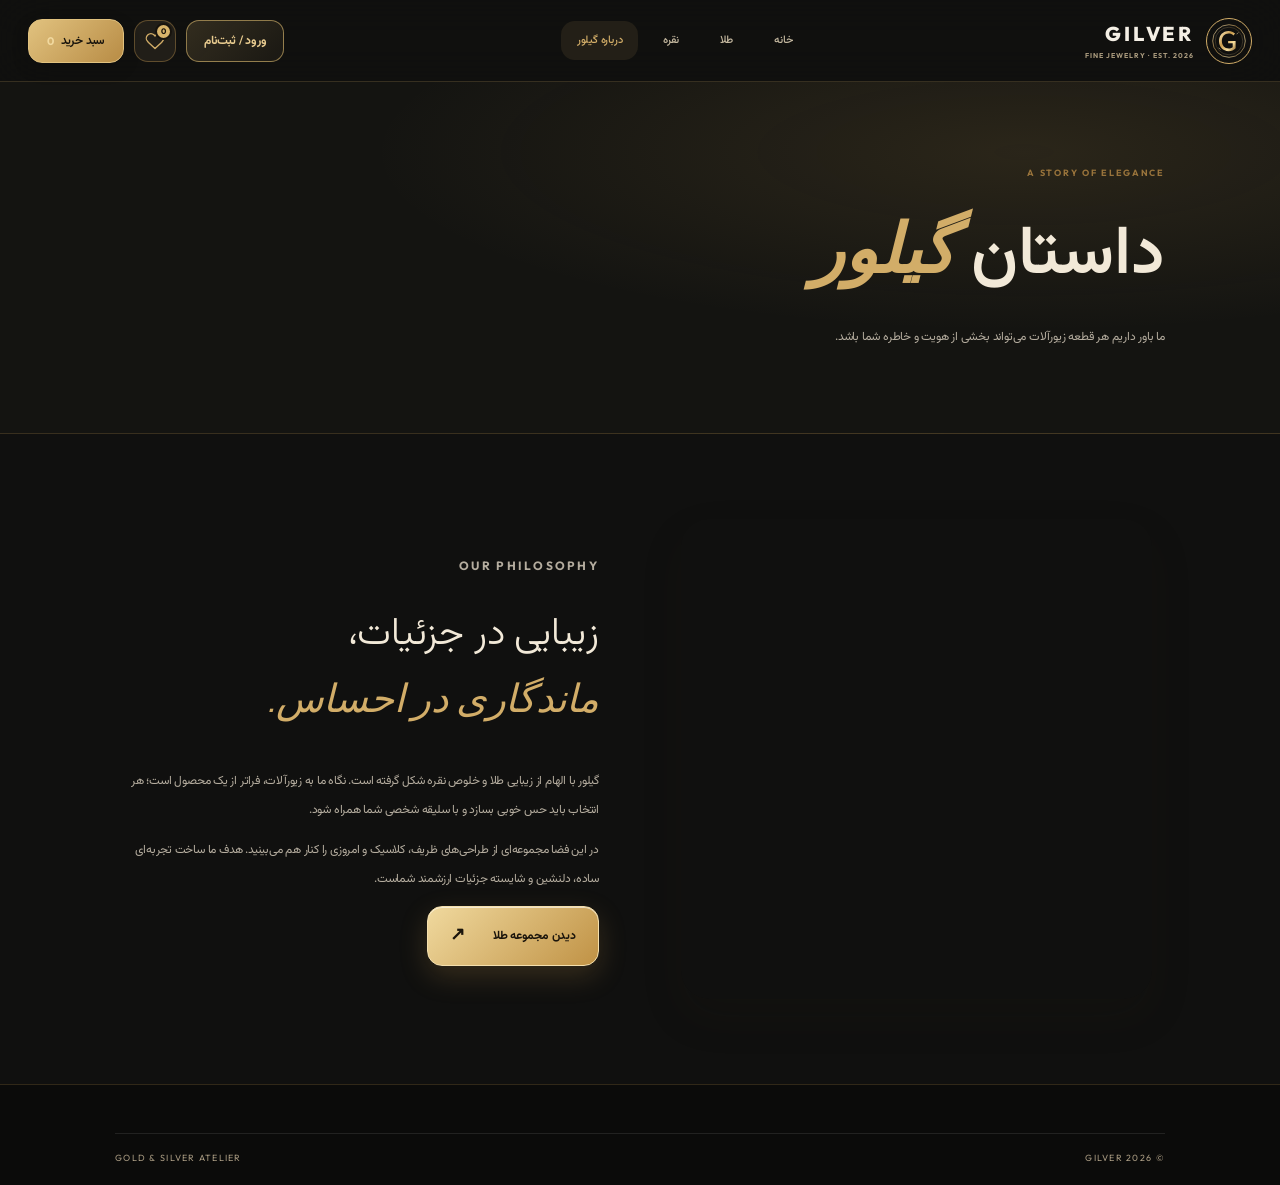
<file: about.html>
<!doctype html><html lang="fa" dir="rtl"><head><meta charset="UTF-8"><meta name="viewport" content="width=device-width,initial-scale=1"><title>درباره گیلور</title><link href="https://fonts.googleapis.com/css2?family=DM+Sans:wght@400;500;600;700&family=Manrope:wght@400;500;600;700;800&family=Outfit:wght@400;500;600;700;800&family=Vazirmatn:wght@300;400;500;600;700;800&family=Estedad:wght@300;400;500;600;700;800&display=swap" rel="stylesheet"><link rel="stylesheet" href="assets/css/style.css"><script defer src="assets/js/app.js"></script></head><body><header class="site-header"><a class="brand" href="index.html"><span class="brand-mark" aria-label="Gilver emblem"><svg viewBox="0 0 64 64" role="img" aria-hidden="true"><defs><linearGradient id="g-metal" x1="0" y1="0" x2="1" y2="1"><stop offset="0" stop-color="#fff0c6"/><stop offset=".42" stop-color="#c99b4c"/><stop offset=".72" stop-color="#f8df9f"/><stop offset="1" stop-color="#8e6529"/></linearGradient></defs><circle cx="32" cy="32" r="29" fill="none" stroke="url(#g-metal)" stroke-width="1.15"/><circle cx="32" cy="32" r="24.5" fill="none" stroke="url(#g-metal)" stroke-width=".45" opacity=".8"/><path d="M42.7 18.7c-3.1-3.1-7-4.6-11.4-4.6-10 0-17.1 7.5-17.1 18s7.1 18 17.1 18c5.2 0 9.4-1.7 12.5-5.1V31.8H30.4v4.4h8.2v6.8c-2 1.6-4.4 2.4-7.2 2.4-7.1 0-12.1-5.4-12.1-13.3s5-13.4 12.1-13.4c3.2 0 6.1 1.1 8.5 3.4z" fill="url(#g-metal)"/><path d="M46 19.5l2.2-2.2M14 44.5l2.2 2.2" stroke="#f7e2b2" stroke-width="1" stroke-linecap="round"/></svg></span><span>GILVER<small>FINE JEWELRY · EST. 2026</small></span></a><button class="menu-toggle" aria-label="منو"><i></i><i></i></button><nav class="main-nav"><a  href="index.html">خانه</a><a  href="gold.html">طلا</a><a  href="silver.html">نقره</a><a class="active" href="about.html">درباره گیلور</a></nav><div class="header-actions"><a class="auth-link" href="login.html">ورود / ثبت‌نام</a><a class="icon-link wishlist-link" href="wishlist.html" aria-label="علاقه‌مندی‌ها" title="علاقه‌مندی‌ها"><svg viewBox="0 0 24 24" aria-hidden="true" focusable="false"><path d="M20.8 4.9a5.5 5.5 0 0 0-7.8 0L12 5.9l-1-1a5.5 5.5 0 0 0-7.8 7.8l1 1L12 21l7.8-7.3 1-1a5.5 5.5 0 0 0 0-7.8Z"/></svg><span class="count wishlist-count" data-wishlist-count>0</span></a><a class="bag-link" href="cart.html" aria-label="سبد خرید">سبد خرید <span class="count" data-cart-count>0</span></a></div></header><main><section class="page-hero"><p class="eyebrow">A STORY OF ELEGANCE</p><h1>داستان <em>گیلور</em></h1><p>ما باور داریم هر قطعه زیورآلات می‌تواند بخشی از هویت و خاطره شما باشد.</p></section><section class="about-layout"><div class="about-photo"></div><div class="about-copy"><p class="eyebrow">OUR PHILOSOPHY</p><h2>زیبایی در جزئیات،<br><em class="gold-text">ماندگاری در احساس.</em></h2><p>گیلور با الهام از زیبایی طلا و خلوص نقره شکل گرفته است. نگاه ما به زیورآلات، فراتر از یک محصول است؛ هر انتخاب باید حس خوبی بسازد و با سلیقه شخصی شما همراه شود.</p><p>در این فضا مجموعه‌ای از طراحی‌های ظریف، کلاسیک و امروزی را کنار هم می‌بینید. هدف ما ساخت تجربه‌ای ساده، دلنشین و شایسته جزئیات ارزشمند شماست.</p><a class="button button-gold" href="gold.html">دیدن مجموعه طلا <span>↗</span></a></div></section></main><footer class="site-footer"><div class="footer-bottom"><span>© 2026 GILVER</span><span>GOLD & SILVER ATELIER</span></div></footer><div class="toast"></div><script type="module" src="assets/js/supabase.js"></script></body></html>
</file>
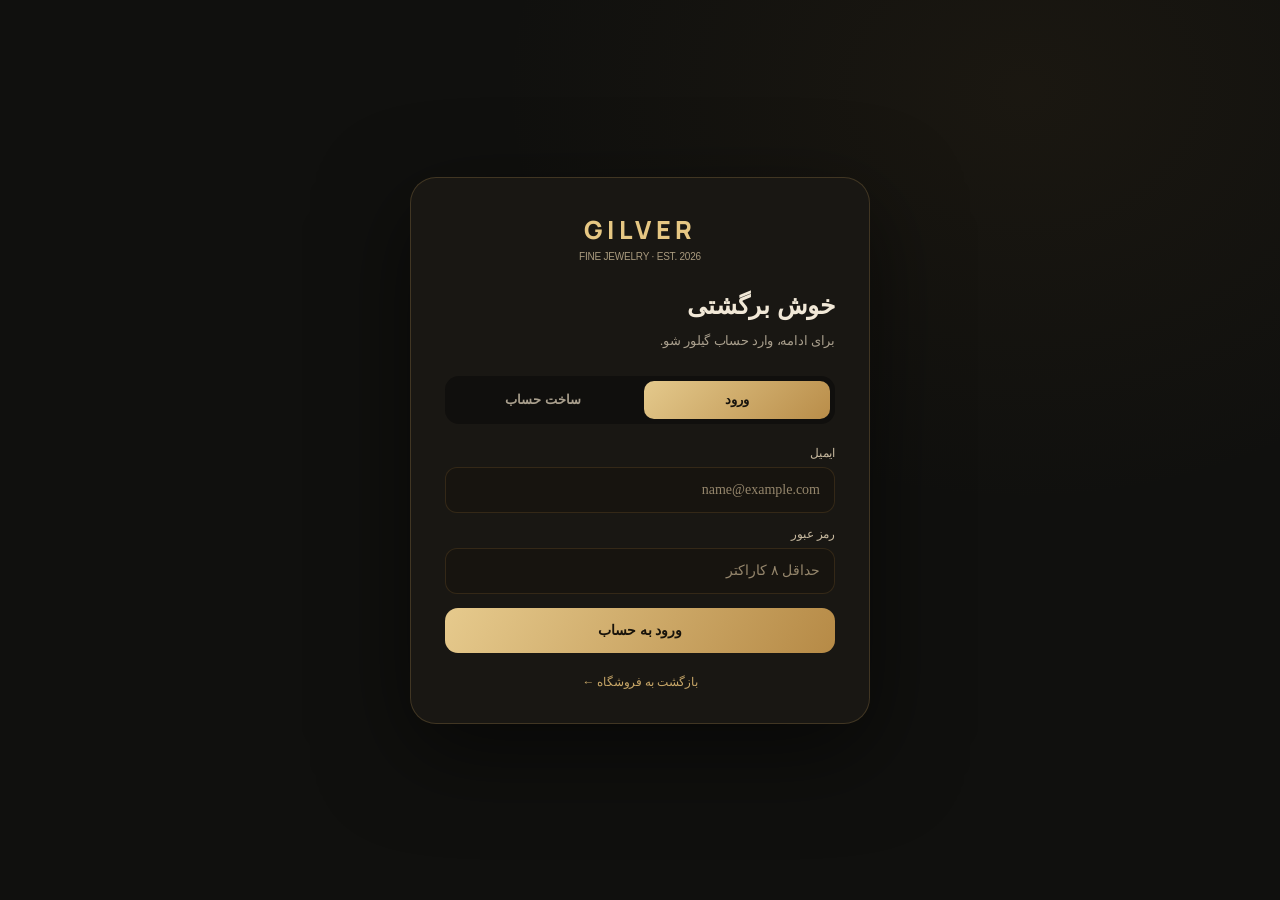
<file: account.html>
<!doctype html><html lang="fa" dir="rtl"><head><meta charset="utf-8"><meta name="viewport" content="width=device-width,initial-scale=1"><title>حساب من | GILVER</title><link rel="stylesheet" href="assets/css/style.css"><style>body{background:#10100e;color:#f4ecdf;font-family:Estedad,sans-serif}.account{max-width:620px;margin:12vh auto;padding:35px;background:#191713;border:1px solid #cba45e44;border-radius:24px}.account h1{color:#dfbf7b}.account p{line-height:2;color:#b9ad98}.account a,.account button{display:inline-block;margin:8px;padding:12px 18px;border:1px solid #cba45e66;border-radius:12px;background:#cba45e17;color:#e5c783;text-decoration:none;cursor:pointer;font:13px Estedad}</style></head><body><main class="account"><h1>حساب کاربری</h1><p id="account-info">در حال بارگذاری…</p><a href="index.html">بازگشت به فروشگاه</a><a id="admin-link" href="admin.html" hidden>پنل مدیریت</a><button id="logout">خروج از حساب</button></main><script type="module">import{DB}from'./assets/js/database.js';const user=DB.getUser(),info=document.querySelector('#account-info'),admin=document.querySelector('#admin-link');if(!user){location.href='login.html'}else{info.textContent=user.name+' — '+user.email+' — '+({owner:'مالک سایت',admin:'مدیر',seller:'فروشنده',customer:'مشتری'}[user.role]||'مشتری');if(['owner','admin','seller'].includes(user.role))admin.hidden=false;admin.textContent='پنل مدیریت'}document.querySelector('#logout').onclick=()=>{DB.logout();location.href='login.html'};</script></body></html>
</file>
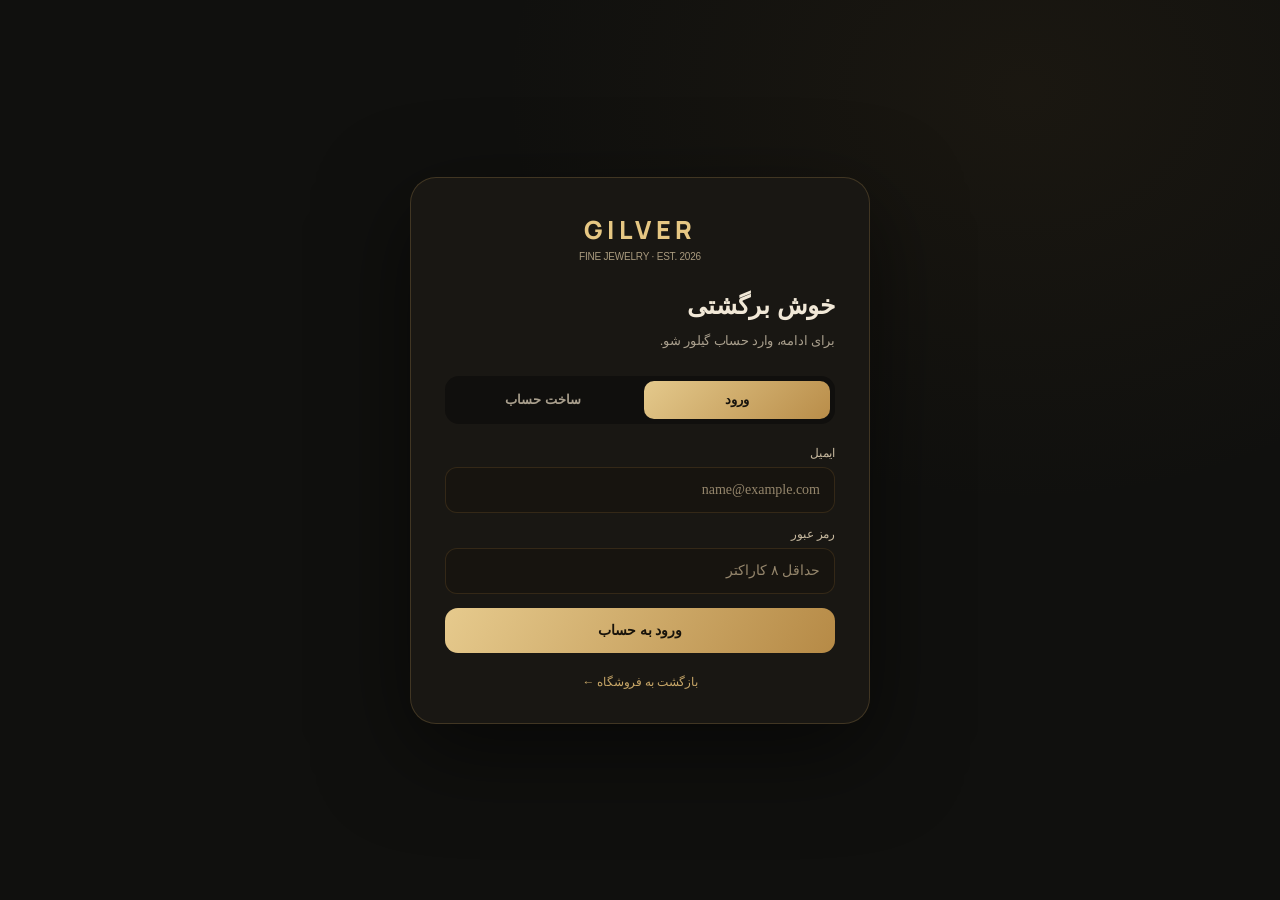
<file: admin.html>
<!doctype html><html lang="fa" dir="rtl"><head><meta charset="utf-8"><meta name="viewport" content="width=device-width,initial-scale=1"><title>مدیریت | GILVER</title><link rel="stylesheet" href="assets/css/style.css"><link href="https://fonts.googleapis.com/css2?family=Estedad:wght@300;400;500;600;700;800&family=Manrope:wght@400;600;700;800&display=swap" rel="stylesheet"><style>
body{background:#10100e;color:#f4ecdf;font-family:Estedad,sans-serif}.admin-shell{min-height:100vh;padding:25px;display:grid;grid-template-columns:220px 1fr;gap:20px}.admin-side,.admin-panel{background:#191713;border:1px solid #cba45e30;border-radius:20px;padding:22px}.admin-logo{font:800 21px Manrope;letter-spacing:.15em;color:#e4c27e}.admin-side p,.admin-note{font-size:11px;color:#a99b82;line-height:2}.admin-nav{display:grid;gap:8px;margin-top:25px}.admin-nav button,.admin-logout,.admin-action,.backup-button{border:0;border-radius:11px;padding:12px;background:#cba45e15;color:#e5c783;font:13px Estedad;cursor:pointer;text-align:right}.admin-nav button.active{background:#cba45e30}.admin-top{display:flex;justify-content:space-between;align-items:center;margin-bottom:22px}.admin-top h1{margin:0;font-size:23px}.admin-top p{color:#a99b82;font-size:12px}.admin-stats{display:grid;grid-template-columns:repeat(3,1fr);gap:12px}.admin-stat,.admin-section{padding:18px;border:1px solid #cba45e25;background:#13120f;border-radius:16px}.admin-stat span{font-size:11px;color:#a99b82}.admin-stat strong{display:block;font:700 26px Manrope;color:#e2c17d;margin-top:10px}.admin-section{margin-top:18px}.admin-section h2{font-size:15px}.admin-table{width:100%;border-collapse:collapse;font-size:11px}.admin-table th,.admin-table td{text-align:right;padding:11px;border-bottom:1px solid #cba45e20}.admin-table th{color:#d8b873}.admin-table td{color:#c5bba9}.admin-form{display:grid;grid-template-columns:repeat(2,1fr);gap:9px}.admin-form input,.admin-form select,.admin-form textarea{background:#0f0e0c;color:#eee;border:1px solid #cba45e30;border-radius:9px;padding:11px;font:12px Estedad}.admin-form button{grid-column:1/-1}.image-picker{grid-column:1/-1;display:grid;gap:9px;padding:14px;border:1px dashed #cba45e70;border-radius:13px;background:#cba45e09}.image-picker label{color:#e5c783;font-size:12px}.image-picker input{width:100%;color:#cfc3ae}.image-picker small{font-size:10px;color:#a99b82}.image-picker img{max-width:220px;max-height:180px;object-fit:contain;border-radius:12px;border:1px solid #cba45e40}.image-picker img[hidden],.admin-view[hidden]{display:none}.backup-actions{display:flex;flex-wrap:wrap;gap:10px;align-items:center}.backup-actions input{max-width:100%;color:#cfc3ae}.backup-help{font-size:11px;line-height:2;color:#a99b82}@media(max-width:760px){.admin-shell{grid-template-columns:1fr;padding:12px}.admin-nav{grid-template-columns:repeat(3,1fr);margin-top:12px}.admin-stats{grid-template-columns:1fr}.admin-table{display:block;overflow:auto}.admin-form{grid-template-columns:1fr}}
</style></head><body><main class="admin-shell"><aside class="admin-side"><div class="admin-logo">GILVER</div><p>ADMIN CONTROL CENTER</p><nav class="admin-nav"><button class="active" data-view="overview">نمای کلی</button><button data-view="products">محصولات</button><button data-view="orders">سفارش‌ها</button><button data-view="users">کاربران</button><button data-view="logs">گزارش امنیتی</button></nav></aside><section class="admin-panel"><header class="admin-top"><div><h1 id="view-title">داشبورد مدیریت</h1><p id="admin-email">در حال بررسی دسترسی…</p></div><button class="admin-logout" id="logout">خروج</button></header><section class="admin-view" id="overview"><div class="admin-stats"><div class="admin-stat"><span>محصولات</span><strong id="stat-products">—</strong></div><div class="admin-stat"><span>سفارش‌ها</span><strong id="stat-orders">—</strong></div><div class="admin-stat"><span>کاربران</span><strong id="stat-users">—</strong></div></div><div class="admin-section"><h2>پایگاه داده و نسخه پشتیبان</h2><p class="backup-help">اطلاعات به‌صورت خودکار در فضای ذخیره‌سازی مرورگر ثبت می‌شود. برای نگهداری یا انتقال اطلاعات، فایل پشتیبان بگیر و در دستگاه دیگر بازیابی کن.</p><div class="backup-actions"><button class="backup-button" id="backup-download">ذخیره نسخه پشتیبان</button><label class="backup-button" for="backup-file">بازیابی از فایل</label><input id="backup-file" type="file" accept=".json,application/json"></div><p class="admin-note" id="admin-status">در حال آماده‌سازی…</p></div></section><section class="admin-view" id="products" hidden><div class="admin-section"><h2>افزودن محصول</h2><form class="admin-form" id="product-form"><input name="name" placeholder="نام محصول" required><select name="material"><option value="gold">طلا</option><option value="silver">نقره</option></select><input name="category" placeholder="دسته‌بندی"><input name="price" type="number" min="0" placeholder="قیمت" required><input name="stock" type="number" min="0" placeholder="موجودی"><div class="image-picker"><label for="product-image">تصویر محصول را انتخاب کن</label><input id="product-image" name="image_file" type="file" accept="image/*"><small>فرمت‌های JPG، PNG و WebP؛ تصویر برای کاهش حجم فشرده می‌شود.</small><img id="image-preview" alt="پیش‌نمایش تصویر محصول" hidden></div><textarea name="description" placeholder="توضیحات"></textarea><button class="admin-action" type="submit">ثبت محصول</button></form></div><div class="admin-section"><h2>فهرست محصولات</h2><div id="products-table" class="admin-note">در حال بارگذاری…</div></div></section><section class="admin-view" id="orders" hidden><div class="admin-section"><h2>سفارش‌ها</h2><div id="orders-table" class="admin-note">در حال بارگذاری…</div></div></section><section class="admin-view" id="users" hidden><div class="admin-section"><h2>کاربران</h2><div id="users-table" class="admin-note">در حال بارگذاری…</div></div></section><section class="admin-view" id="logs" hidden><div class="admin-section"><h2>گزارش رویدادهای دیتابیس</h2><div id="logs-table" class="admin-note">در حال بارگذاری…</div></div></section></section></main><script type="module" src="assets/js/admin.js"></script></body></html>
</file>
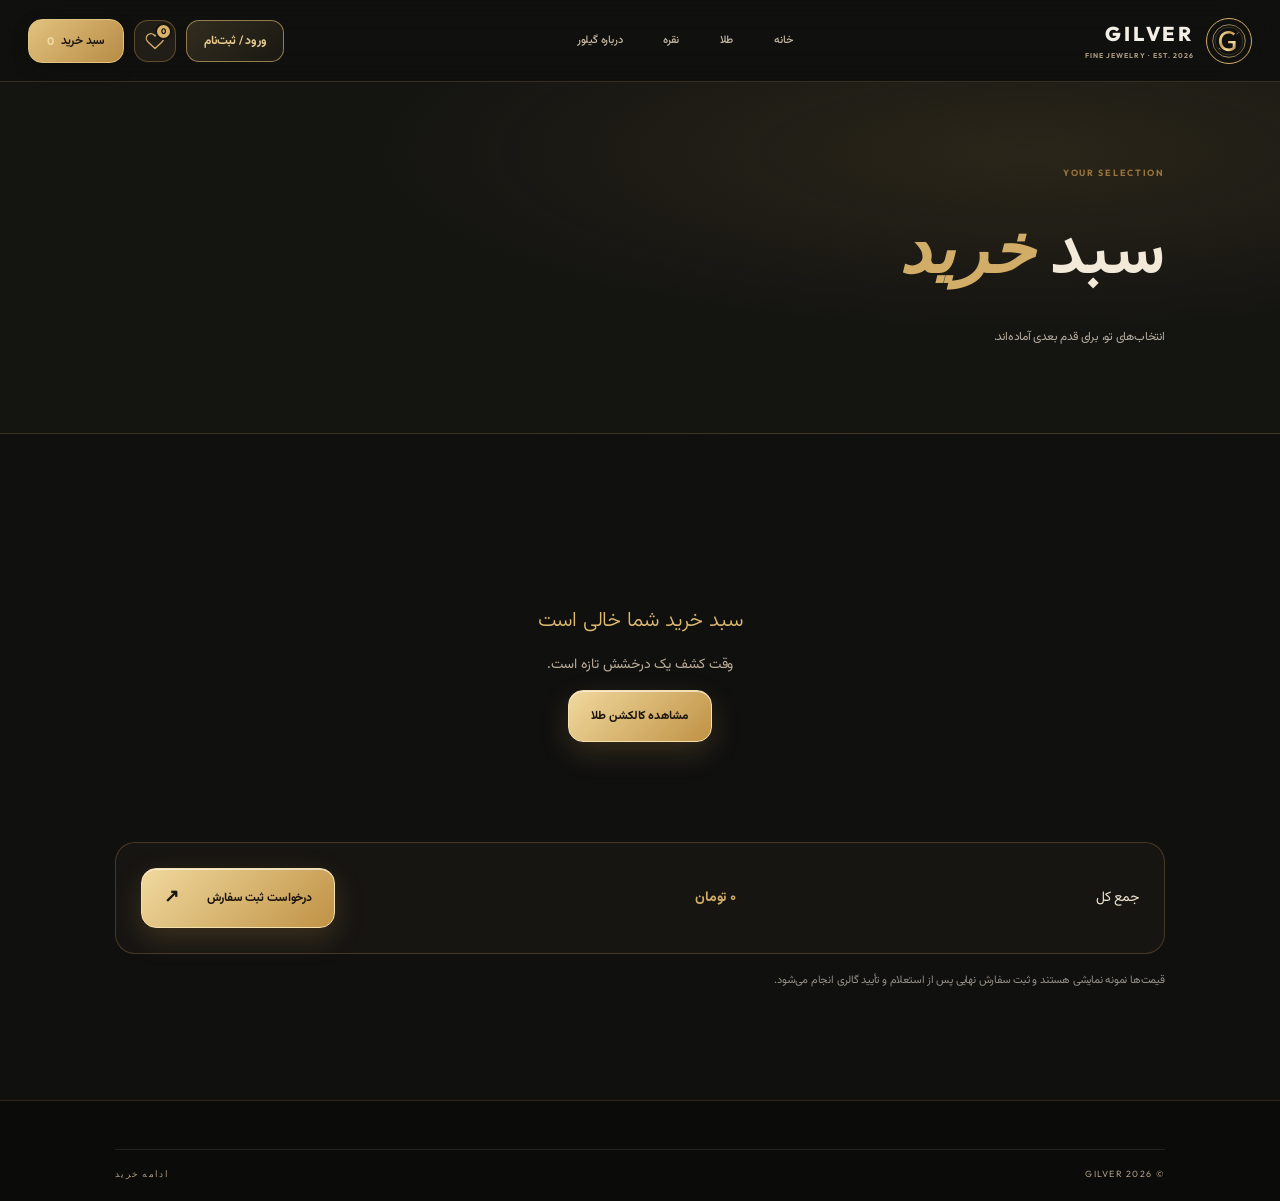
<file: cart.html>
<!doctype html><html lang="fa" dir="rtl"><head><meta charset="UTF-8"><meta name="viewport" content="width=device-width,initial-scale=1"><title>سبد خرید | گیلور</title><link href="https://fonts.googleapis.com/css2?family=DM+Sans:wght@400;500;600;700&family=Manrope:wght@400;500;600;700;800&family=Outfit:wght@400;500;600;700;800&family=Vazirmatn:wght@300;400;500;600;700;800&family=Estedad:wght@300;400;500;600;700;800&display=swap" rel="stylesheet"><link rel="stylesheet" href="assets/css/style.css"><script defer src="assets/js/app.js"></script></head><body><header class="site-header"><a class="brand" href="index.html"><span class="brand-mark" aria-label="Gilver emblem"><svg viewBox="0 0 64 64" role="img" aria-hidden="true"><defs><linearGradient id="g-metal" x1="0" y1="0" x2="1" y2="1"><stop offset="0" stop-color="#fff0c6"/><stop offset=".42" stop-color="#c99b4c"/><stop offset=".72" stop-color="#f8df9f"/><stop offset="1" stop-color="#8e6529"/></linearGradient></defs><circle cx="32" cy="32" r="29" fill="none" stroke="url(#g-metal)" stroke-width="1.15"/><circle cx="32" cy="32" r="24.5" fill="none" stroke="url(#g-metal)" stroke-width=".45" opacity=".8"/><path d="M42.7 18.7c-3.1-3.1-7-4.6-11.4-4.6-10 0-17.1 7.5-17.1 18s7.1 18 17.1 18c5.2 0 9.4-1.7 12.5-5.1V31.8H30.4v4.4h8.2v6.8c-2 1.6-4.4 2.4-7.2 2.4-7.1 0-12.1-5.4-12.1-13.3s5-13.4 12.1-13.4c3.2 0 6.1 1.1 8.5 3.4z" fill="url(#g-metal)"/><path d="M46 19.5l2.2-2.2M14 44.5l2.2 2.2" stroke="#f7e2b2" stroke-width="1" stroke-linecap="round"/></svg></span><span>GILVER<small>FINE JEWELRY · EST. 2026</small></span></a><button class="menu-toggle" aria-label="منو"><i></i><i></i></button><nav class="main-nav"><a  href="index.html">خانه</a><a  href="gold.html">طلا</a><a  href="silver.html">نقره</a><a  href="about.html">درباره گیلور</a></nav><div class="header-actions"><a class="auth-link" href="login.html">ورود / ثبت‌نام</a><a class="icon-link wishlist-link" href="wishlist.html" aria-label="علاقه‌مندی‌ها" title="علاقه‌مندی‌ها"><svg viewBox="0 0 24 24" aria-hidden="true" focusable="false"><path d="M20.8 4.9a5.5 5.5 0 0 0-7.8 0L12 5.9l-1-1a5.5 5.5 0 0 0-7.8 7.8l1 1L12 21l7.8-7.3 1-1a5.5 5.5 0 0 0 0-7.8Z"/></svg><span class="count wishlist-count" data-wishlist-count>0</span></a><a class="bag-link" href="cart.html" aria-label="سبد خرید">سبد خرید <span class="count" data-cart-count>0</span></a></div></header><main><section class="page-hero"><p class="eyebrow">YOUR SELECTION</p><h1>سبد <em>خرید</em></h1><p>انتخاب‌های تو، برای قدم بعدی آماده‌اند.</p></section><section class="section"><div data-cart-list class="cart-list"></div><div class="cart-summary"><span>جمع کل</span><strong class="gold-text" data-cart-total>۰ تومان</strong><a class="button button-gold" href="contact.html">درخواست ثبت سفارش <span>↗</span></a></div><p class="muted" style="font-size:11px;margin-top:18px">قیمت‌ها نمونه نمایشی هستند و ثبت سفارش نهایی پس از استعلام و تأیید گالری انجام می‌شود.</p></section></main><footer class="site-footer"><div class="footer-bottom"><span>© 2026 GILVER</span><a href="gold.html">ادامه خرید</a></div></footer><div class="toast"></div><script type="module" src="assets/js/supabase.js"></script></body></html>
</file>
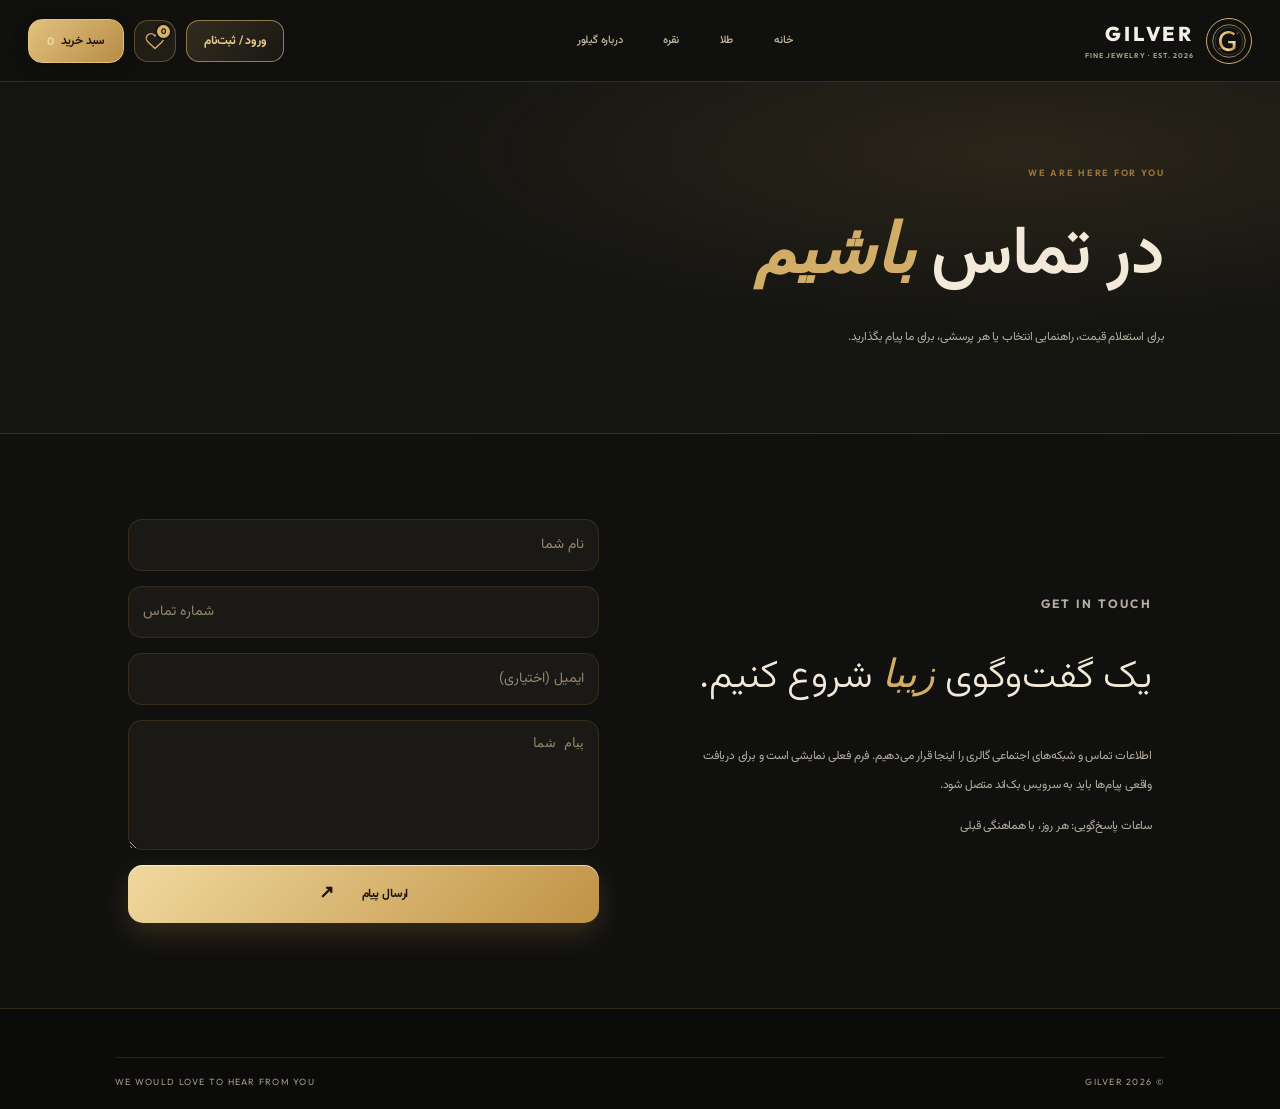
<file: contact.html>
<!doctype html><html lang="fa" dir="rtl"><head><meta charset="UTF-8"><meta name="viewport" content="width=device-width,initial-scale=1"><title>تماس با گیلور</title><link href="https://fonts.googleapis.com/css2?family=DM+Sans:wght@400;500;600;700&family=Manrope:wght@400;500;600;700;800&family=Outfit:wght@400;500;600;700;800&family=Vazirmatn:wght@300;400;500;600;700;800&family=Estedad:wght@300;400;500;600;700;800&display=swap" rel="stylesheet"><link rel="stylesheet" href="assets/css/style.css"><script defer src="assets/js/app.js"></script></head><body><header class="site-header"><a class="brand" href="index.html"><span class="brand-mark" aria-label="Gilver emblem"><svg viewBox="0 0 64 64" role="img" aria-hidden="true"><defs><linearGradient id="g-metal" x1="0" y1="0" x2="1" y2="1"><stop offset="0" stop-color="#fff0c6"/><stop offset=".42" stop-color="#c99b4c"/><stop offset=".72" stop-color="#f8df9f"/><stop offset="1" stop-color="#8e6529"/></linearGradient></defs><circle cx="32" cy="32" r="29" fill="none" stroke="url(#g-metal)" stroke-width="1.15"/><circle cx="32" cy="32" r="24.5" fill="none" stroke="url(#g-metal)" stroke-width=".45" opacity=".8"/><path d="M42.7 18.7c-3.1-3.1-7-4.6-11.4-4.6-10 0-17.1 7.5-17.1 18s7.1 18 17.1 18c5.2 0 9.4-1.7 12.5-5.1V31.8H30.4v4.4h8.2v6.8c-2 1.6-4.4 2.4-7.2 2.4-7.1 0-12.1-5.4-12.1-13.3s5-13.4 12.1-13.4c3.2 0 6.1 1.1 8.5 3.4z" fill="url(#g-metal)"/><path d="M46 19.5l2.2-2.2M14 44.5l2.2 2.2" stroke="#f7e2b2" stroke-width="1" stroke-linecap="round"/></svg></span><span>GILVER<small>FINE JEWELRY · EST. 2026</small></span></a><button class="menu-toggle" aria-label="منو"><i></i><i></i></button><nav class="main-nav"><a href="index.html">خانه</a><a href="gold.html">طلا</a><a href="silver.html">نقره</a><a href="about.html">درباره گیلور</a></nav><div class="header-actions"><a class="auth-link" href="login.html">ورود / ثبت‌نام</a><a class="icon-link wishlist-link" href="wishlist.html" aria-label="علاقه‌مندی‌ها" title="علاقه‌مندی‌ها"><svg viewBox="0 0 24 24" aria-hidden="true" focusable="false"><path d="M20.8 4.9a5.5 5.5 0 0 0-7.8 0L12 5.9l-1-1a5.5 5.5 0 0 0-7.8 7.8l1 1L12 21l7.8-7.3 1-1a5.5 5.5 0 0 0 0-7.8Z"/></svg><span class="count wishlist-count" data-wishlist-count>0</span></a><a class="bag-link" href="cart.html" aria-label="سبد خرید">سبد خرید <span class="count" data-cart-count>0</span></a></div></header><main><section class="page-hero"><p class="eyebrow">WE ARE HERE FOR YOU</p><h1>در تماس <em>باشیم</em></h1><p>برای استعلام قیمت، راهنمایی انتخاب یا هر پرسشی، برای ما پیام بگذارید.</p></section><section class="contact-layout"><div class="contact-copy"><p class="eyebrow">GET IN TOUCH</p><h2>یک گفت‌وگوی <em class="gold-text">زیبا</em> شروع کنیم.</h2><p>اطلاعات تماس و شبکه‌های اجتماعی گالری را اینجا قرار می‌دهیم. فرم فعلی نمایشی است و برای دریافت واقعی پیام‌ها باید به سرویس بک‌اند متصل شود.</p><p>ساعات پاسخ‌گویی: هر روز، با هماهنگی قبلی</p></div><form class="contact-form"><input required placeholder="نام شما"><input required type="tel" placeholder="شماره تماس"><input type="email" placeholder="ایمیل (اختیاری)"><textarea required placeholder="پیام شما"></textarea><button class="button button-gold" type="submit">ارسال پیام <span>↗</span></button></form></section></main><footer class="site-footer"><div class="footer-bottom"><span>© 2026 GILVER</span><span>WE WOULD LOVE TO HEAR FROM YOU</span></div></footer><div class="toast"></div><script type="module" src="assets/js/supabase.js"></script></body></html>
</file>
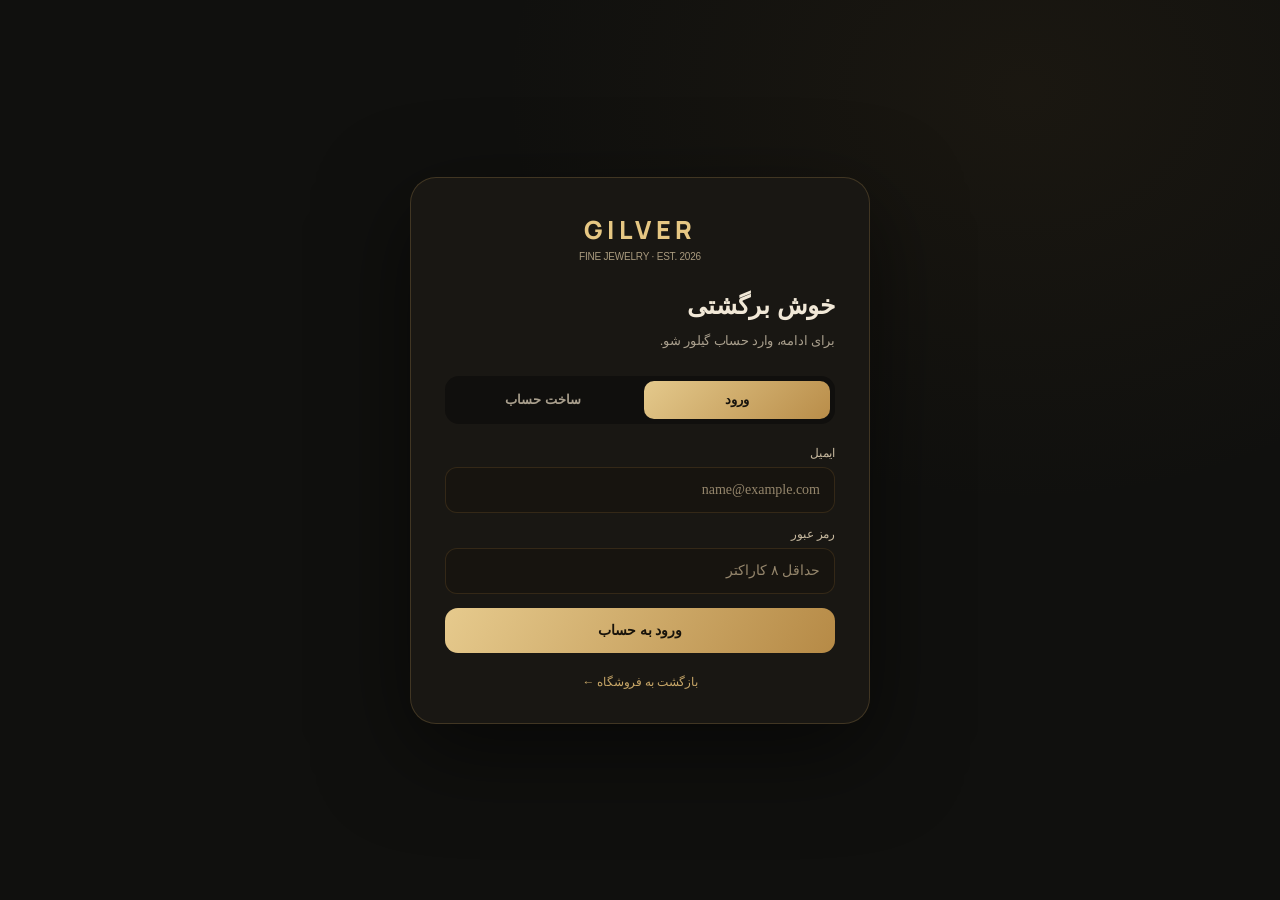
<file: login.html>
<!doctype html><html lang="fa" dir="rtl"><head><meta charset="utf-8"><meta name="viewport" content="width=device-width,initial-scale=1"><meta name="theme-color" content="#10100f"><title>ورود و عضویت | GILVER</title><link href="https://fonts.googleapis.com/css2?family=Estedad:wght@300;400;500;600;700;800&family=Manrope:wght@400;600;700;800&display=swap" rel="stylesheet"><link rel="stylesheet" href="assets/css/style.css"><style>
body{background:#10100e;color:#f4ecdf;font-family:Estedad,sans-serif}.auth-shell{min-height:100vh;display:grid;place-items:center;padding:24px;background:radial-gradient(ellipse at 80% 10%,#6e51251c,transparent 36%),#10100e}.auth-card{width:min(100%,460px);padding:34px;border:1px solid #cba45e38;border-radius:26px;background:#191713;box-shadow:0 28px 90px #0008}.auth-brand{text-align:center;margin-bottom:28px}.auth-brand strong{display:block;font:800 25px Manrope;letter-spacing:.18em;color:#e6c783}.auth-brand span{font-size:10px;color:#a99a7e}.auth-card h1{font-size:25px;margin:0 0 8px}.auth-card>p{color:#a99f8d;font-size:13px;line-height:2}.auth-tabs{display:flex;gap:8px;padding:5px;background:#100f0d;border-radius:14px;margin:22px 0}.auth-tabs button{flex:1;border:0;border-radius:10px;padding:11px;background:transparent;color:#a99f8d;font:600 13px Estedad;cursor:pointer}.auth-tabs button.active{background:linear-gradient(135deg,#e4c98c,#b98d49);color:#17130d}.auth-form{display:grid;gap:14px}.auth-form label{font-size:12px;color:#c7b99f}.auth-form input{width:100%;margin-top:7px;border:1px solid #cba45e30;background:#100f0d;color:#fff;padding:14px;border-radius:12px;font:14px Estedad}.auth-submit{border:0;border-radius:13px;padding:14px;background:linear-gradient(120deg,#e6ca8d,#b68a46);color:#18130b;font:700 14px Estedad;cursor:pointer}.auth-message{padding:11px;border-radius:11px;background:#d2ad6817;color:#dfc68f;font-size:12px;line-height:1.8}.auth-message[hidden],.auth-form label[hidden]{display:none}.auth-back{display:block;text-align:center;margin-top:22px;color:#c8a768;font-size:12px}
</style></head><body><main class="auth-shell"><section class="auth-card"><div class="auth-brand"><strong>GILVER</strong><span>FINE JEWELRY · EST. 2026</span></div><h1 id="auth-title">خوش برگشتی</h1><p id="auth-desc">برای ادامه، وارد حساب گیلور شو.</p><div class="auth-tabs"><button type="button" class="active" data-mode="login">ورود</button><button type="button" data-mode="signup">ساخت حساب</button></div><form class="auth-form" id="auth-form"><label hidden>نام کامل<input name="full_name" autocomplete="name" placeholder="نام و نام خانوادگی"></label><label>ایمیل<input name="email" type="email" autocomplete="email" placeholder="name@example.com" required></label><label>رمز عبور<input name="password" type="password" autocomplete="current-password" minlength="8" placeholder="حداقل ۸ کاراکتر" required></label><button class="auth-submit" type="submit">ورود به حساب</button><div class="auth-message" id="auth-message" hidden></div></form><a class="auth-back" href="index.html">بازگشت به فروشگاه ←</a></section></main><script type="module">import{DB}from'./assets/js/database.js';const form=document.querySelector('#auth-form'),msg=document.querySelector('#auth-message'),tabs=[...document.querySelectorAll('[data-mode]')],nameLabel=form.querySelector('label:first-child'),submit=form.querySelector('button[type=submit]');let mode='login';function message(t){msg.textContent=t;msg.hidden=false}function setMode(v){mode=v;tabs.forEach(x=>x.classList.toggle('active',x.dataset.mode===v));nameLabel.hidden=v!=='signup';nameLabel.querySelector('input').required=v==='signup';document.querySelector('#auth-title').textContent=v==='login'?'خوش برگشتی':'به گیلور بپیوند';document.querySelector('#auth-desc').textContent=v==='login'?'برای ادامه، وارد حساب گیلور شو.':'حساب خودت را بساز و انتخاب‌هایت را نگه دار.';submit.textContent=v==='login'?'ورود به حساب':'ساخت حساب';msg.hidden=true}tabs.forEach(x=>x.onclick=()=>setMode(x.dataset.mode));form.onsubmit=async e=>{e.preventDefault();submit.disabled=true;try{const data={email:form.elements.email.value,password:form.elements.password.value};if(mode==='login')await DB.login(data);else await DB.signup({...data,name:form.elements.full_name.value});location.href='account.html'}catch(err){message(err.message||'عملیات انجام نشد.')}finally{submit.disabled=false}};</script></body></html>
</file>
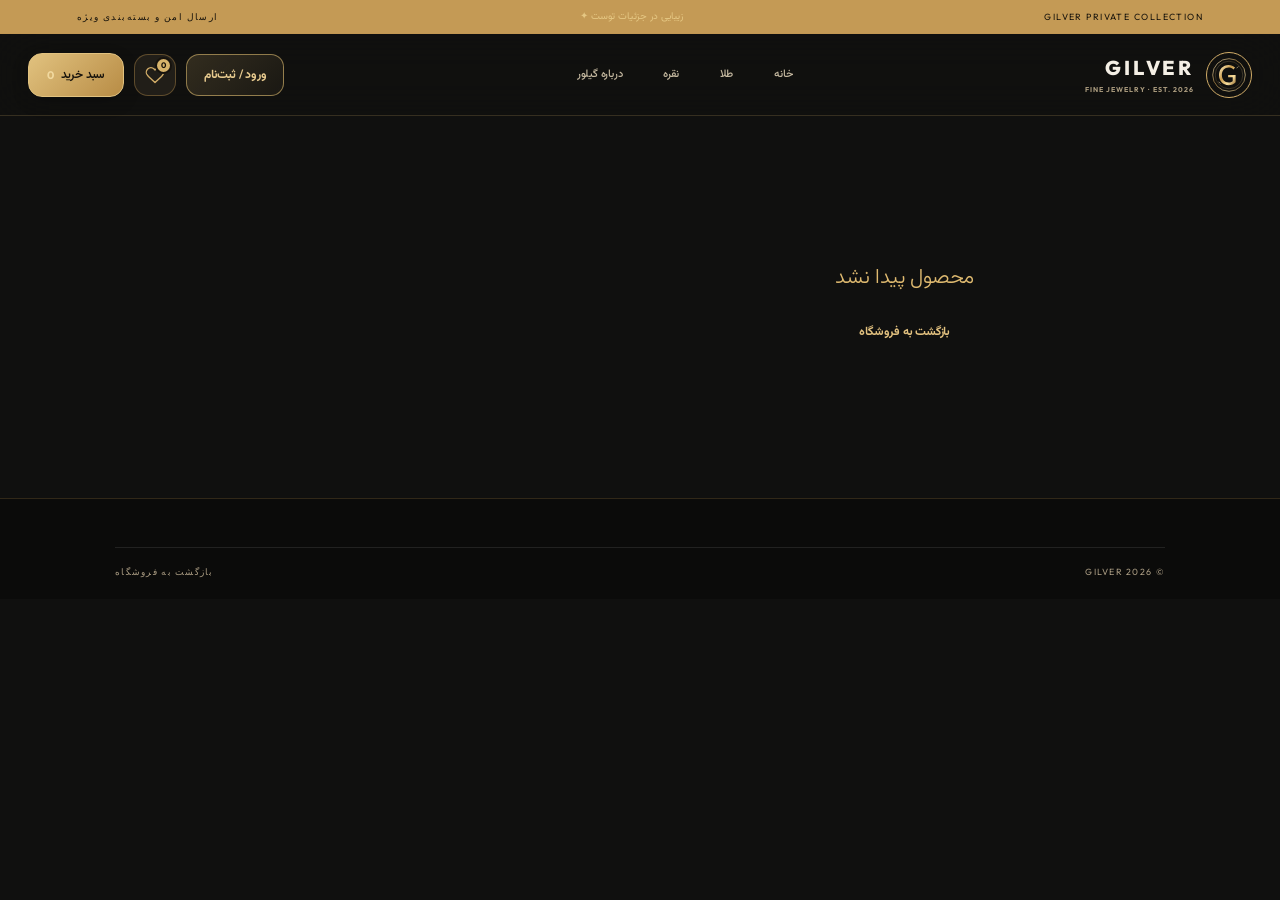
<file: product.html>
<!doctype html><html lang="fa" dir="rtl"><head><meta charset="UTF-8"><meta name="viewport" content="width=device-width,initial-scale=1"><title>جزئیات محصول | گیلور</title><link href="https://fonts.googleapis.com/css2?family=DM+Sans:wght@400;500;600;700&family=Manrope:wght@400;500;600;700;800&family=Outfit:wght@400;500;600;700;800&family=Vazirmatn:wght@300;400;500;600;700;800&family=Estedad:wght@300;400;500;600;700;800&display=swap" rel="stylesheet"><link rel="stylesheet" href="assets/css/style.css"><script defer src="assets/js/app.js"></script></head><body><div class="announcement"><span>GILVER PRIVATE COLLECTION</span><span>زیبایی در جزئیات توست ✦</span><span>ارسال امن و بسته‌بندی ویژه</span></div><header class="site-header"><a class="brand" href="index.html"><span class="brand-mark" aria-label="Gilver emblem"><svg viewBox="0 0 64 64" role="img" aria-hidden="true"><defs><linearGradient id="g-metal" x1="0" y1="0" x2="1" y2="1"><stop offset="0" stop-color="#fff0c6"/><stop offset=".42" stop-color="#c99b4c"/><stop offset=".72" stop-color="#f8df9f"/><stop offset="1" stop-color="#8e6529"/></linearGradient></defs><circle cx="32" cy="32" r="29" fill="none" stroke="url(#g-metal)" stroke-width="1.15"/><circle cx="32" cy="32" r="24.5" fill="none" stroke="url(#g-metal)" stroke-width=".45" opacity=".8"/><path d="M42.7 18.7c-3.1-3.1-7-4.6-11.4-4.6-10 0-17.1 7.5-17.1 18s7.1 18 17.1 18c5.2 0 9.4-1.7 12.5-5.1V31.8H30.4v4.4h8.2v6.8c-2 1.6-4.4 2.4-7.2 2.4-7.1 0-12.1-5.4-12.1-13.3s5-13.4 12.1-13.4c3.2 0 6.1 1.1 8.5 3.4z" fill="url(#g-metal)"/><path d="M46 19.5l2.2-2.2M14 44.5l2.2 2.2" stroke="#f7e2b2" stroke-width="1" stroke-linecap="round"/></svg></span><span>GILVER<small>FINE JEWELRY · EST. 2026</small></span></a><button class="menu-toggle" aria-label="منو"><i></i><i></i></button><nav class="main-nav"><a  href="index.html">خانه</a><a  href="gold.html">طلا</a><a  href="silver.html">نقره</a><a  href="about.html">درباره گیلور</a></nav><div class="header-actions"><a class="auth-link" href="login.html">ورود / ثبت‌نام</a><a class="icon-link wishlist-link" href="wishlist.html" aria-label="علاقه‌مندی‌ها" title="علاقه‌مندی‌ها"><svg viewBox="0 0 24 24" aria-hidden="true" focusable="false"><path d="M20.8 4.9a5.5 5.5 0 0 0-7.8 0L12 5.9l-1-1a5.5 5.5 0 0 0-7.8 7.8l1 1L12 21l7.8-7.3 1-1a5.5 5.5 0 0 0 0-7.8Z"/></svg><span class="count wishlist-count" data-wishlist-count>0</span></a><a class="bag-link" href="cart.html" aria-label="سبد خرید">سبد خرید <span class="count" data-cart-count>0</span></a></div></header><main><section class="product-detail" data-product-detail></section></main><footer class="site-footer"><div class="footer-bottom"><span>© 2026 GILVER</span><a href="gold.html">بازگشت به فروشگاه</a></div></footer><div class="toast"></div><script type="module" src="assets/js/supabase.js"></script></body></html>
</file>
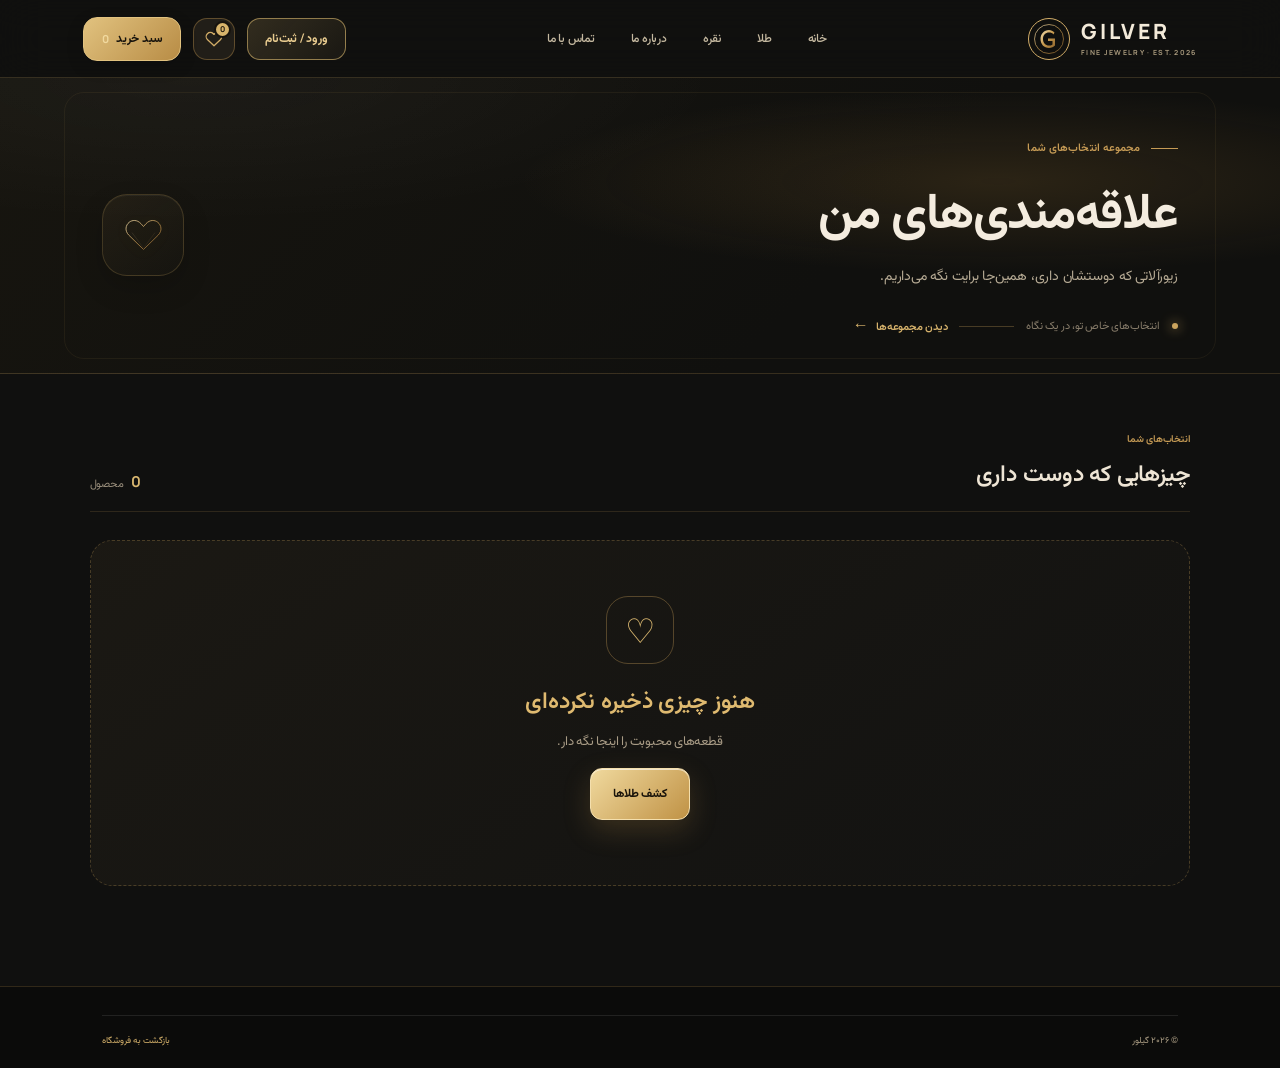
<file: wishlist.html>
<!doctype html>
<html lang="fa" dir="rtl">
<head>
<meta charset="UTF-8">
<meta name="viewport" content="width=device-width,initial-scale=1">
<meta name="theme-color" content="#10100e">
<title>علاقه‌مندی‌های من | گیلور</title>
<link rel="preconnect" href="https://fonts.googleapis.com">
<link rel="preconnect" href="https://fonts.gstatic.com" crossorigin>
<link href="https://fonts.googleapis.com/css2?family=Estedad:wght@300;400;500;600;700;800&family=Vazirmatn:wght@300;400;500;600;700;800&family=Manrope:wght@400;500;600;700;800&display=swap" rel="stylesheet">
<link rel="stylesheet" href="assets/css/style.css">
<script defer src="assets/js/app.js"></script>
</head>
<body class="wishlist-page">
<header class="site-header wishlist-header">
<a class="brand" href="index.html" aria-label="GILVER home">
<span class="brand-mark" aria-hidden="true"><svg viewBox="0 0 64 64"><defs><linearGradient id="wishGold" x1="0" y1="0" x2="1" y2="1"><stop stop-color="#f7e4b6"/><stop offset=".48" stop-color="#c89b50"/><stop offset="1" stop-color="#8e642c"/></linearGradient></defs><circle cx="32" cy="32" r="29" fill="none" stroke="url(#wishGold)" stroke-width="1.4"/><path d="M43 19c-3-3-7-5-11-5-10 0-17 8-17 18s7 18 17 18c5 0 9-2 12-5V31H30v5h9v7c-2 2-4 2-7 2-7 0-12-5-12-13s5-13 12-13c4 0 7 1 9 4z" fill="url(#wishGold)"/></svg></span>
<span class="brand-word" dir="ltr">GILVER<small dir="ltr">FINE JEWELRY · EST. 2026</small></span>
</a>
<button class="menu-toggle" aria-label="باز کردن منو" aria-expanded="false"><i></i><i></i></button>
<nav class="main-nav" aria-label="ناوبری اصلی">
<a href="index.html">خانه</a><a href="gold.html">طلا</a><a href="silver.html">نقره</a><a href="about.html">درباره ما</a><a href="contact.html">تماس با ما</a>
</nav>
<div class="header-actions"><a class="auth-link" href="login.html">ورود / ثبت‌نام</a>
<a class="icon-link wishlist-link active" href="wishlist.html" aria-label="علاقه‌مندی‌ها" title="علاقه‌مندی‌ها">
<svg viewBox="0 0 24 24" aria-hidden="true"><path d="M20.8 4.9a5.5 5.5 0 0 0-7.8 0L12 5.9l-1-1a5.5 5.5 0 0 0-7.8 7.8l1 1L12 21l7.8-7.3 1-1a5.5 5.5 0 0 0 0-7.8Z"/></svg><span class="count wishlist-count" data-wishlist-count>0</span>
</a>
<a class="bag-link" href="cart.html">سبد خرید <span class="count" data-cart-count>0</span></a>
</div>
</header>
<main class="wishlist-main">
<section class="wishlist-hero">
<div class="wishlist-hero-inner">
<div class="wishlist-kicker"><span></span> مجموعه انتخاب‌های شما</div>
<div class="wishlist-title-row">
<div><h1>علاقه‌مندی‌های من</h1><p>زیورآلاتی که دوستشان داری، همین‌جا برایت نگه می‌داریم.</p></div>
<div class="wishlist-heart-art" aria-hidden="true"><svg viewBox="0 0 120 120"><defs><linearGradient id="heartMetal" x1="0" y1="0" x2="1" y2="1"><stop stop-color="#f2dba8"/><stop offset=".55" stop-color="#bd914b"/><stop offset="1" stop-color="#785126"/></linearGradient></defs><path d="M60 99 19 59C-4 35 29 2 53 27l7 8 7-8C91 2 124 35 101 59Z" fill="none" stroke="url(#heartMetal)" stroke-width="2.2"/><path d="m28 52 32 43 32-43" fill="none" stroke="url(#heartMetal)" stroke-width=".7" opacity=".45"/></svg></div>
</div>
<div class="wishlist-meta"><span class="wishlist-meta-dot"></span><span>انتخاب‌های خاص تو، در یک نگاه</span><span class="wishlist-meta-line"></span><a href="gold.html">دیدن مجموعه‌ها <b>←</b></a></div>
</div>
</section>
<section class="wishlist-content">
<div class="wishlist-section-head"><div><span class="wishlist-overline">انتخاب‌های شما</span><h2>چیزهایی که دوست داری</h2></div><span class="wishlist-count-label"><b data-wishlist-count>0</b> محصول</span></div>
<div class="product-grid catalog-grid wishlist-grid" data-wishlist-list></div>
</section>
</main>
<footer class="site-footer wishlist-footer"><div class="footer-bottom"><span>© ۲۰۲۶ گیلور</span><a href="gold.html">بازگشت به فروشگاه</a></div></footer>
<div class="toast" role="status" aria-live="polite"></div>
<script type="module" src="assets/js/supabase.js"></script></body></html>
</file>
<file: assets/css/style.css>
:root{--ink:#11110f;--ink2:#1b1b18;--gold:#d7b875;--gold2:#f0dba8;--cream:#f6f3ed;--muted:#a5a197;--line:rgba(215,184,117,.22);--silver:#c6ccd1;--serif:Georgia,'Times New Roman',serif}*{box-sizing:border-box}html{scroll-behavior:smooth}body{margin:0;background:var(--ink);color:var(--cream);font-family:'Vazirmatn',sans-serif;font-size:14px;font-weight:400}a{color:inherit;text-decoration:none}button,input{font:inherit}.announcement{height:32px;background:#d7b875;color:#171612;display:flex;justify-content:space-between;align-items:center;padding:0 5.5%;font-size:10px;letter-spacing:.08em}.announcement span:first-child,.announcement span:last-child{font-family:'DM Sans',sans-serif;font-size:9px;letter-spacing:.16em}.site-header{height:88px;padding:0 5.5%;display:flex;align-items:center;justify-content:space-between;border-bottom:1px solid rgba(255,255,255,.08);position:relative;z-index:20;background:rgba(17,17,15,.92);backdrop-filter:blur(20px)}.brand{display:flex;align-items:center;gap:11px;font:600 19px 'DM Sans',sans-serif;letter-spacing:.17em}.brand small{display:block;font:8px 'DM Sans',sans-serif;letter-spacing:.19em;color:var(--muted);margin-top:5px}.brand-mark{width:39px;height:39px;border:1px solid var(--gold);display:grid;place-items:center;color:var(--gold);font:italic 27px var(--serif);border-radius:50%}.main-nav{display:flex;gap:36px;color:#c5c1b9;font-size:12px}.main-nav a{transition:.25s}.main-nav a:hover,.main-nav a.active{color:var(--gold)}.header-actions{display:flex;align-items:center;gap:23px;font-size:12px}.icon-link{font-size:21px}.count{font:10px 'DM Sans';color:var(--gold);vertical-align:top}.bag-link{border:1px solid var(--line);padding:10px 17px;border-radius:3px}.menu-toggle{display:none;background:none;border:0;color:white}.hero{min-height:660px;padding:70px 10% 55px;display:grid;grid-template-columns:1fr 1fr;align-items:center;gap:7%;position:relative;overflow:hidden}.hero-copy{max-width:490px;z-index:2}.eyebrow{font:10px 'DM Sans',sans-serif;letter-spacing:.2em;color:var(--gold);display:flex;align-items:center;gap:10px;margin:0 0 23px}.eyebrow span{width:24px;height:1px;background:var(--gold)}h1,h2,h3,p{margin-top:0}.hero h1{font-size:clamp(48px,6vw,82px);line-height:1.35;font-weight:300;letter-spacing:-.05em;margin:0 0 22px}.hero h1 em,h2 em{font-family:var(--serif);font-weight:400;color:var(--gold);font-style:italic}.hero-lead{color:#aaa69e;line-height:2.4;max-width:420px;font-size:13px}.hero-actions{display:flex;align-items:center;gap:30px;margin-top:35px}.button{display:inline-flex;align-items:center;gap:28px;padding:15px 21px;font-size:12px;transition:.3s}.button span{font-size:18px}.button-gold{background:var(--gold);color:#171612}.button-gold:hover{background:var(--gold2);transform:translateY(-3px)}.text-link{color:var(--gold);font-size:12px;display:inline-flex;gap:13px;align-items:center}.hero-note{display:flex;align-items:center;gap:13px;color:#77736c;font:9px 'DM Sans';letter-spacing:.2em;margin-top:65px}.note-line{width:45px;height:1px;background:var(--gold)}.hero-art{height:510px;position:relative}.hero-glow{position:absolute;width:75%;height:75%;border-radius:50%;background:rgba(192,151,75,.13);filter:blur(90px);top:10%;left:10%}.hero-image{position:absolute;inset:0 8% 3% 8%;background:linear-gradient(180deg,rgba(0,0,0,.05),rgba(0,0,0,.4)),url('https://images.unsplash.com/photo-1617038220319-276d3cfab638?auto=format&fit=crop&w=1100&q=88') center/cover;border-radius:48% 48% 3px 3px;filter:saturate(.8)}.hero-stamp{position:absolute;right:0;top:14%;width:83px;height:83px;border:1px solid var(--gold);border-radius:50%;display:grid;place-items:center;background:#171612;color:var(--gold);font:italic 30px var(--serif)}.hero-stamp small{font:7px 'DM Sans';letter-spacing:.1em;text-align:center;position:absolute;bottom:12px}.hero-caption{position:absolute;bottom:0;left:8%;right:8%;display:flex;justify-content:space-between;color:#b9b1a3;font:9px 'DM Sans';letter-spacing:.16em}.hero-vertical{position:absolute;right:3%;top:45%;writing-mode:vertical-rl;color:#555149;font:9px 'DM Sans';letter-spacing:.2em}.trust-strip{border-block:1px solid rgba(255,255,255,.08);display:grid;grid-template-columns:repeat(4,1fr);padding:26px 9%;gap:20px}.trust-strip div{display:flex;gap:14px;align-items:center;color:#c5c0b7;font-size:11px}.trust-strip b{font:11px 'DM Sans';color:var(--gold)}.section{padding:105px 9%}.section-heading{display:flex;align-items:end;justify-content:space-between;margin-bottom:38px}.section-heading h2,.newsletter h2{font-size:38px;font-weight:300;margin:0}.section-heading>p{color:#928e85;font-size:12px;max-width:310px;line-height:2}.collection-grid{display:grid;grid-template-columns:1fr 1fr;gap:22px}.collection-card{height:440px;position:relative;overflow:hidden;background:#28251f}.collection-photo{position:absolute;inset:0;transition:transform .8s}.gold-photo{background:linear-gradient(0deg,rgba(0,0,0,.75),transparent 70%),url('https://images.unsplash.com/photo-1611591437281-460bfbe1220a?auto=format&fit=crop&w=1000&q=85') center/cover}.silver-photo{background:linear-gradient(0deg,rgba(0,0,0,.75),transparent 70%),url('https://images.unsplash.com/photo-1611652022419-a9419f74343d?auto=format&fit=crop&w=1000&q=85') center/cover}.collection-card:hover .collection-photo{transform:scale(1.06)}.collection-overlay{position:absolute;inset:auto 35px 32px}.collection-overlay>span{font:9px 'DM Sans';letter-spacing:.2em;color:var(--gold)}.collection-overlay h3{font-size:32px;line-height:1.5;font-weight:300;margin:15px 0 19px}.collection-overlay b{font-size:11px;color:var(--gold);font-weight:400}.collection-overlay i{font-style:normal;margin-right:12px}.featured-section{background:#151512}.product-grid{display:grid;grid-template-columns:repeat(4,1fr);gap:18px}.product-card{min-width:0}.product-image-wrap{height:270px;position:relative;background:#24231f;overflow:hidden}.product-image{width:100%;height:100%;object-fit:cover;transition:transform .6s;display:block}.product-card:hover .product-image{transform:scale(1.06)}.product-wish{position:absolute;top:13px;left:13px;border:0;background:rgba(17,17,15,.75);color:white;width:34px;height:34px;border-radius:50%;font-size:18px;cursor:pointer}.product-wish.saved{color:var(--gold)}.product-info{padding:16px 2px}.product-category{color:#918b80;font-size:10px}.product-title{font-size:13px;margin:8px 0;color:#eee9df}.product-price{font:13px 'DM Sans';color:var(--gold)}.product-actions{display:flex;justify-content:space-between;align-items:center;margin-top:12px}.add-cart{border:1px solid var(--line);background:none;color:var(--gold);padding:8px 12px;font-size:10px;cursor:pointer}.add-cart:hover{background:var(--gold);color:#111}.editorial{display:grid;grid-template-columns:1fr 1fr;min-height:500px;background:#e9e5dc;color:#191814}.editorial-image{background:url('https://images.unsplash.com/photo-1605100804763-247f67b3557e?auto=format&fit=crop&w=1100&q=85') center/cover;min-height:500px}.editorial-copy{align-self:center;padding:70px 12%}.editorial-copy h2{font-size:47px;font-weight:300;line-height:1.5}.editorial-copy h2 em{color:#a98643}.editorial-copy>p:not(.eyebrow){color:#6d685f;line-height:2.3;font-size:12px;max-width:390px;margin-bottom:28px}.button-outline{border:1px solid #9e824c;color:#725b30}.newsletter{display:flex;justify-content:space-between;align-items:center;gap:40px}.newsletter h2{font-size:32px;margin-bottom:12px}.newsletter p:not(.eyebrow){color:#928e85;font-size:12px}.newsletter-form{display:flex;border-bottom:1px solid var(--gold);width:min(390px,100%)}.newsletter-form input{background:none;border:0;outline:0;color:white;padding:14px 0;flex:1;min-width:0}.newsletter-form button{border:0;background:none;color:var(--gold);cursor:pointer}.site-footer{padding:48px 9% 20px;background:#0c0c0b;border-top:1px solid var(--line)}.footer-main{display:flex;align-items:center;justify-content:space-between;padding-bottom:45px}.footer-main>p{color:#88847b;font-size:12px}.footer-links{display:flex;gap:22px;color:#bdb7ab;font-size:11px}.footer-bottom{border-top:1px solid rgba(255,255,255,.08);padding-top:18px;display:flex;justify-content:space-between;color:#68645d;font:9px 'DM Sans';letter-spacing:.14em}.page-hero{padding:85px 9% 70px;background:radial-gradient(ellipse at 80% 20%,rgba(193,154,82,.13),transparent 45%),#141411;border-bottom:1px solid var(--line)}.page-hero h1{font-size:clamp(42px,6vw,68px);font-weight:300;margin:0 0 15px}.page-hero h1 em{font-family:var(--serif);font-style:italic;color:var(--gold)}.page-hero p:last-child{color:#99948a;line-height:2;max-width:550px;font-size:12px}.catalog-toolbar{display:flex;justify-content:space-between;align-items:center;gap:20px;margin-bottom:28px}.filter-row{display:flex;gap:9px;flex-wrap:wrap}.filter-chip{border:1px solid rgba(255,255,255,.13);background:none;color:#aaa69e;padding:9px 16px;font-size:11px;cursor:pointer}.filter-chip.active,.filter-chip:hover{border-color:var(--gold);color:var(--gold)}.catalog-toolbar select{background:#1c1b17;border:1px solid var(--line);color:#ddd;padding:10px 14px}.catalog-grid{grid-template-columns:repeat(3,1fr);row-gap:35px}.catalog-grid .product-image-wrap{height:330px}.product-detail{display:grid;grid-template-columns:1.05fr .95fr;gap:8%;padding:75px 10%;align-items:center}.detail-image{height:560px;background:#24231f;overflow:hidden}.detail-image img{width:100%;height:100%;object-fit:cover}.detail-copy h1{font-size:38px;font-weight:300}.detail-copy>p{color:#aaa398;line-height:2.2}.detail-price{font:22px 'DM Sans';color:var(--gold);margin:25px 0}.detail-meta{border-block:1px solid var(--line);padding:18px 0;color:#a7a196;font-size:12px;line-height:2.4}.detail-buy{margin-top:25px}.empty-state{text-align:center;padding:70px 20px;color:#aaa}.empty-state h2{font-weight:300;color:var(--gold)}.about-layout,.contact-layout{display:grid;grid-template-columns:1fr 1fr;gap:8%;padding:85px 10%;align-items:center}.about-photo{height:480px;background:url('https://images.unsplash.com/photo-1605100804763-247f67b3557e?auto=format&fit=crop&w=1000&q=85') center/cover}.about-copy h2,.contact-copy h2{font-size:39px;font-weight:300;line-height:1.6}.about-copy p,.contact-copy p{color:#a39d92;line-height:2.4;font-size:12px}.contact-form{display:grid;gap:15px}.contact-form input,.contact-form textarea{background:#1d1c18;border:1px solid var(--line);padding:14px;color:white;outline:0}.contact-form textarea{min-height:130px;resize:vertical}.contact-form button{justify-content:center;border:0;cursor:pointer}.cart-list{display:grid;gap:14px}.cart-item{display:grid;grid-template-columns:90px 1fr auto;gap:18px;align-items:center;padding:15px;border-bottom:1px solid var(--line)}.cart-item img{width:90px;height:90px;object-fit:cover}.cart-item h3{font-size:13px;font-weight:400}.cart-item button{background:none;border:0;color:#c88f80;cursor:pointer}.cart-summary{margin-top:30px;padding:25px;border:1px solid var(--line);display:flex;justify-content:space-between;align-items:center}.toast{position:fixed;bottom:25px;left:25px;background:#e0c58c;color:#171612;padding:13px 20px;z-index:80;opacity:0;transform:translateY(15px);transition:.3s;pointer-events:none;font-size:12px}.toast.show{opacity:1;transform:translateY(0)}.reveal{opacity:0;transform:translateY(24px);transition:opacity .8s,transform .8s}.reveal.visible{opacity:1;transform:none}.muted{color:#969086}.gold-text{color:var(--gold)}@media(max-width:900px){.main-nav{gap:17px}.hero{padding-inline:7%;gap:3%}.product-grid{grid-template-columns:repeat(2,1fr)}.catalog-grid{grid-template-columns:repeat(2,1fr)}.trust-strip{padding-inline:5%}.section{padding:75px 6%}}@media(max-width:680px){.announcement{padding:0 4%;justify-content:center}.announcement span:first-child,.announcement span:last-child{display:none}.site-header{height:72px;padding:0 5%}.brand{font-size:16px}.brand-mark{width:34px;height:34px}.menu-toggle{display:flex;flex-direction:column;gap:6px;order:3;padding:10px}.menu-toggle i{width:22px;height:1px;background:var(--gold)}.main-nav{display:none;position:absolute;top:71px;right:0;left:0;background:#151512;padding:25px;flex-direction:column;gap:22px;border-bottom:1px solid var(--line)}.main-nav.open{display:flex}.header-actions{margin-right:auto;margin-left:12px;gap:12px}.bag-link{padding:8px 10px;font-size:10px}.hero{grid-template-columns:1fr;padding:60px 7% 40px;gap:35px}.hero h1{font-size:54px}.hero-art{height:380px;grid-row:1}.hero-copy{grid-row:2}.hero-note{margin-top:35px}.hero-vertical{display:none}.trust-strip{grid-template-columns:1fr 1fr;padding:22px 7%;gap:18px}.section{padding:70px 6%}.section-heading{align-items:start;gap:15px;flex-direction:column}.section-heading h2,.newsletter h2{font-size:30px}.collection-grid{grid-template-columns:1fr}.collection-card{height:390px}.product-grid,.catalog-grid{grid-template-columns:repeat(2,minmax(0,1fr));gap:12px}.product-image-wrap{height:190px}.catalog-grid .product-image-wrap{height:210px}.product-title{font-size:11px}.product-info{padding:12px 1px}.add-cart{padding:7px 8px}.editorial{grid-template-columns:1fr}.editorial-image{min-height:340px}.editorial-copy{padding:55px 8%}.editorial-copy h2{font-size:38px}.newsletter{align-items:start;flex-direction:column}.newsletter-form{width:100%}.footer-main{align-items:start;flex-direction:column;gap:22px}.footer-links{flex-wrap:wrap}.footer-bottom{gap:12px;font-size:8px}.page-hero{padding:65px 7% 45px}.page-hero h1{font-size:45px}.catalog-toolbar{align-items:start;flex-direction:column}.product-detail,.about-layout,.contact-layout{grid-template-columns:1fr;padding:45px 7%;gap:35px}.detail-image{height:390px}.detail-copy h1,.about-copy h2,.contact-copy h2{font-size:31px}.cart-summary{align-items:start;flex-direction:column;gap:18px}}@media(max-width:390px){.header-actions{gap:7px}.bag-link{font-size:9px}.product-grid,.catalog-grid{gap:9px}.product-image-wrap,.catalog-grid .product-image-wrap{height:165px}}

/* GILVER / iOS-inspired visual refresh */
@import url('https://fonts.googleapis.com/css2?family=DM+Sans:wght@400;500;600;700&family=Manrope:wght@400;500;600;700;800&family=Outfit:wght@400;500;600;700;800&display=swap');
:root{--ink:#242321;--ink2:#302e29;--gold:#b58a45;--gold2:#e2c486;--cream:#f8f6f1;--muted:#817d75;--line:rgba(157,123,64,.2);--silver:#aeb8c0;--serif:'Manrope',Georgia,serif;--glass:rgba(255,255,255,.68)}
body{background:#f5f3ee;color:#282722;font-family:'Vazirmatn','Manrope',sans-serif;letter-spacing:-.015em}
.announcement{height:34px;background:#252522;color:#eee9df;padding-inline:6%;font:10px 'Manrope',sans-serif;letter-spacing:.1em}
.announcement span:nth-child(2){font-family:'Vazirmatn',sans-serif;letter-spacing:0;color:#d8c49b}
.site-header{height:82px;margin:14px auto 0;width:min(94%,1440px);padding:0 28px;border:1px solid rgba(255,255,255,.8);border-radius:24px;background:rgba(255,255,255,.76);box-shadow:0 12px 40px rgba(35,31,22,.07);backdrop-filter:blur(28px);-webkit-backdrop-filter:blur(28px);color:#25241f}
.brand{font:800 20px 'Outfit','Manrope',sans-serif;letter-spacing:.14em;color:#292720;gap:12px}
.brand small{font:700 7px 'Manrope',sans-serif;letter-spacing:.15em;color:#9a8b70}
.brand-mark{width:46px;height:46px;border:0;border-radius:15px;background:linear-gradient(145deg,#fff9e9,#d8bb7c);box-shadow:inset 0 1px 2px #fff,0 5px 14px rgba(157,123,64,.18);overflow:hidden}
.brand-mark svg{width:100%;height:100%;display:block;padding:4px}
.main-nav{gap:9px;color:#77736c;font:600 11px 'Vazirmatn',sans-serif}
.main-nav a{padding:11px 16px;border-radius:14px}
.main-nav a:hover,.main-nav a.active{background:#f1eadb;color:#87652e}
.header-actions{gap:12px;font:600 11px 'Manrope',sans-serif}
.icon-link{font-size:18px;color:#75613e;background:#f4f0e8;width:40px;height:40px;border-radius:14px;display:grid;place-items:center;position:relative}
.icon-link .count{position:absolute;top:2px;right:3px;font-size:8px}
.bag-link{border:0;border-radius:14px;padding:12px 18px;background:#272722;color:#f8f4eb;box-shadow:0 5px 12px #26241d20}
.count{color:#c39b58}
.hero{min-height:670px;padding:70px 10% 60px;gap:8%;background:radial-gradient(ellipse at 75% 42%,#eee3cb 0,transparent 40%),linear-gradient(120deg,#f8f6f1,#f0ede5)}
.hero-copy{max-width:520px}
.eyebrow{font:700 9px 'Manrope',sans-serif;letter-spacing:.19em;color:#98733b}
.hero h1{font-size:clamp(52px,6vw,86px);line-height:1.28;color:#282720;font-weight:500;letter-spacing:-.065em}
.hero h1 em,h2 em{color:#b18a4d}
.hero-lead{color:#77736a;line-height:2.25;font-size:13px;max-width:430px}
.button{border-radius:16px;padding:15px 21px;font-weight:700;font-size:11px}
.button-gold{background:linear-gradient(135deg,#d9bd83,#b58a45);color:#27241e;box-shadow:0 9px 22px rgba(181,138,69,.22)}
.button-gold:hover{background:linear-gradient(135deg,#ecd7a7,#c39a59);transform:translateY(-3px)}
.text-link{color:#8d6c37;font-weight:700}
.hero-note{color:#9c968a}
.hero-art{height:520px;filter:drop-shadow(0 25px 35px rgba(81,62,30,.13))}
.hero-image{inset:0 8% 3%;border-radius:44% 44% 28px 28px;box-shadow:0 25px 60px rgba(51,40,20,.2);border:7px solid rgba(255,255,255,.7)}
.hero-glow{background:rgba(205,174,115,.3);filter:blur(75px)}
.hero-stamp{width:94px;height:94px;right:0;top:12%;border:0;background:rgba(255,255,255,.78);box-shadow:0 12px 32px rgba(40,32,18,.12);backdrop-filter:blur(15px);color:#a77b35}
.hero-stamp svg{width:74px;height:74px;margin-top:-8px}
.hero-stamp small{bottom:8px;font:700 6px 'Manrope';letter-spacing:.16em;color:#6e5731}
.hero-caption{color:#f7f1e6;text-shadow:0 1px 8px #0008}
.hero-vertical{color:#b7aa90}
.trust-strip{background:#fffdfa;border-block:1px solid #e9e4da;padding:25px 9%}
.trust-strip div{color:#6f6b63}
.trust-strip b{color:#b18a4d}
.section{padding:100px 9%}
.section-heading h2,.newsletter h2{font-family:'Vazirmatn',sans-serif;color:#282720;font-weight:500}
.section-heading>p{color:#858077}
.collection-card{height:450px;border-radius:26px;box-shadow:0 15px 35px rgba(39,33,23,.12)}
.collection-photo{transition:transform .9s cubic-bezier(.2,.7,.2,1)}
.collection-overlay{inset:auto 32px 30px}
.collection-overlay h3{font-size:34px}
.collection-overlay b{color:#f1d59c}
.featured-section{background:#eeece6}
.featured-section .section-heading h2{color:#292720}
.product-card{background:#fff;border:1px solid #eae6dd;border-radius:22px;padding:9px;overflow:hidden;box-shadow:0 8px 24px rgba(40,35,25,.045);transition:transform .35s,box-shadow .35s}
.product-card:hover{transform:translateY(-7px);box-shadow:0 18px 35px rgba(40,35,25,.11)}
.product-image-wrap{height:260px;border-radius:16px;background:#f0eee8}
.product-image{border-radius:16px}
.product-wish{background:rgba(255,255,255,.86);color:#5f594e;box-shadow:0 3px 12px #0001;backdrop-filter:blur(12px)}
.product-title{color:#292720;font-weight:600}
.product-category{color:#928b7f}
.product-price{color:#9b7438;font-weight:700}
.add-cart{border-radius:11px;border-color:#e2d4b8;color:#87652e;font-weight:700}
.add-cart:hover{background:#b58a45;color:white}
.editorial{border-radius:0;background:#e8e2d5;overflow:hidden}
.editorial-copy h2{color:#292720}
.editorial-copy>p:not(.eyebrow){color:#716b60}
.button-outline{border-radius:15px;border-color:#b89b68;color:#775b2e}
.newsletter{background:#f8f6f1}
.newsletter h2{font-size:34px}
.newsletter p:not(.eyebrow){color:#807a70}
.newsletter-form{border:1px solid #e1d8c7;border-radius:16px;padding:4px 7px 4px 15px;background:#fff}
.newsletter-form input{color:#292720;padding-inline:12px}
.newsletter-form input::placeholder{color:#aaa397}
.newsletter-form button{background:#292822;color:#f8f4ea;border-radius:12px;padding:11px 17px;font:700 11px 'Manrope'}
.site-footer{background:#252522;border-top:0;padding:48px 9% 22px}
.footer-brand{color:#f6f1e7}.footer-main>p{color:#b8b0a1}
.footer-links{color:#e0d8c8}.footer-bottom{border-color:#ffffff18;color:#aaa397}
.page-hero{padding:85px 9% 72px;background:radial-gradient(ellipse at 80% 15%,#e8dcc2,transparent 44%),#f2efe8;border-bottom:1px solid #e6dfd1}
.page-hero h1{color:#292720}.page-hero p:last-child{color:#777168}
.catalog-toolbar select{border:1px solid #e0d7c7;border-radius:12px;background:#fff;color:#514b41}
.filter-chip{border:1px solid #ded7ca;border-radius:999px;color:#777168}
.filter-chip.active,.filter-chip:hover{background:#292822;border-color:#292822;color:#f8f3e9}
.catalog-grid .product-image-wrap{height:315px}
.product-detail{color:#292720}
.detail-image{border-radius:28px;box-shadow:0 18px 40px #241d1020}
.detail-copy>p,.detail-meta{color:#797368}
.about-photo{border-radius:28px;box-shadow:0 18px 40px #241d1020}
.about-copy h2,.contact-copy h2{color:#292720}
.about-copy p,.contact-copy p{color:#777168}
.contact-form input,.contact-form textarea{background:#fff;border:1px solid #e2dbce;border-radius:14px;color:#292720}
.cart-item{border-color:#e4ddd0}
.cart-item h3{color:#292720}
.cart-summary{border:1px solid #e2d9c9;border-radius:20px;background:#fff}
.empty-state{color:#777168}.empty-state h2{color:#9b7438}
.toast{border-radius:14px;box-shadow:0 10px 30px #0002}
.reveal{transition:opacity .8s,transform .8s cubic-bezier(.2,.7,.2,1)}
@media(max-width:900px){.site-header{width:96%;padding-inline:18px}.main-nav{gap:2px}.main-nav a{padding:10px 9px}.hero{background:linear-gradient(130deg,#f8f6f1,#f0ede5)}}
@media(max-width:680px){
.site-header{height:70px;margin-top:8px;padding:0 13px;border-radius:20px}
.brand{font-size:17px}.brand-mark{width:39px;height:39px;border-radius:13px}
.menu-toggle{border-radius:12px;background:#f1eadb}
.menu-toggle i{background:#96723d;border-radius:2px}
.main-nav{top:69px;right:0;left:0;margin:0 5%;border:1px solid #fff;border-radius:0 0 20px 20px;background:rgba(255,255,255,.96);box-shadow:0 15px 30px #0001;backdrop-filter:blur(20px)}
.main-nav a{color:#5c574d}.main-nav a.active{background:#f1eadb;color:#87652e}
.header-actions{margin-right:auto;margin-left:8px}.bag-link{font-size:10px;border-radius:12px}
.hero{padding:42px 7% 48px;gap:22px;min-height:auto}.hero h1{font-size:54px;color:#282720}.hero-art{height:355px}.hero-copy{grid-row:2}.hero-image{border-radius:44% 44% 20px 20px}
.trust-strip{background:#fffdfa}.section{padding:68px 6%}
.collection-card{height:370px;border-radius:22px}
.product-card{padding:7px;border-radius:17px}.product-image-wrap,.catalog-grid .product-image-wrap{height:190px;border-radius:12px}
.product-image{border-radius:12px}
.editorial{border-radius:0}.editorial-image{min-height:300px}
.newsletter-form{border-radius:14px}.newsletter-form button{border-radius:10px}
.page-hero{padding:58px 7% 43px}
.product-detail,.about-layout,.contact-layout{color:#292720}
.cart-summary{border-radius:18px}
}
@media(max-width:390px){.brand small{font-size:6px}.header-actions{gap:6px}.icon-link{width:35px;height:35px}.bag-link{padding:9px}.hero h1{font-size:47px}}


/* Typography system: Persian + Latin */
@import url('https://fonts.googleapis.com/css2?family=Vazirmatn:wght@300;400;500;600;700;800&family=Estedad:wght@300;400;500;600;700;800&family=Manrope:wght@400;500;600;700;800&family=Outfit:wght@400;500;600;700;800&display=swap');
:root{--font-fa:'Estedad','Vazirmatn',sans-serif;--font-en:'Outfit','Manrope',sans-serif}
body{font-family:var(--font-fa);font-feature-settings:"ss01" on}
:lang(en),.brand,.brand small,.eyebrow,.count,.product-price,.footer-bottom,.announcement span:first-child,.announcement span:last-child{font-family:var(--font-en)}
h1,h2,h3,.hero h1,.section-heading h2,.page-hero h1,.detail-copy h1{font-family:var(--font-fa);font-weight:600}
.hero{background:radial-gradient(ellipse at 28% 52%,rgba(190,146,69,.17),transparent 39%),linear-gradient(125deg,#141310 0%,#1c1913 48%,#11110f 100%);color:#f7f3eb}
.hero-copy{max-width:550px}
.hero h1{font-size:clamp(54px,6.2vw,88px);line-height:1.42;letter-spacing:-.045em;font-weight:500;color:#f5f1e9}
.hero h1 em{font-family:var(--font-fa);font-weight:800;font-style:normal;color:#d8b66e;text-shadow:0 5px 28px #c69c4b30}
.hero-lead{font-size:14px;line-height:2.35;color:#c3bbaa;max-width:470px}
.hero-art{height:520px;isolation:isolate}
.hero-image-art{inset:0 2% 2% 2%;border-radius:44% 44% 28px 28px;overflow:hidden;border:1px solid rgba(224,190,123,.32);background:#1b1914;box-shadow:0 35px 90px #0008,0 0 55px #c79d4b15;filter:none}
.hero-jewel-svg{display:block;width:100%;height:100%;object-fit:cover}
.hero-glow{background:rgba(191,145,63,.2);filter:blur(85px)}
.hero-stamp{z-index:2}
.hero-caption{z-index:2;color:#ead7ad;text-shadow:0 2px 12px #000}
.hero-vertical{color:#9a8864}
.hero-actions{gap:16px;flex-wrap:wrap}
.button,.bag-link,.add-cart,.filter-chip,.newsletter-form button,.contact-form button,.cart-item button,.product-wish,.menu-toggle,.text-link{transition:transform .25s cubic-bezier(.2,.8,.2,1),box-shadow .25s,background .25s,border-color .25s,color .25s}
.button{position:relative;isolation:isolate;overflow:hidden;border:1px solid transparent;border-radius:15px;padding:15px 22px;min-height:52px;font:700 12px var(--font-fa);letter-spacing:-.01em;box-shadow:0 8px 22px #0002}
.button::before,.bag-link::before{content:"";position:absolute;inset:0;transform:translateX(-120%);background:linear-gradient(110deg,transparent,rgba(255,255,255,.32),transparent);transition:transform .65s;pointer-events:none}
.button:hover::before,.bag-link:hover::before{transform:translateX(120%)}
.button:hover{transform:translateY(-3px);box-shadow:0 14px 28px #0003}
.button:active,.bag-link:active,.add-cart:active{transform:scale(.97)}
.button-gold{background:linear-gradient(135deg,#f0d99e 0%,#d1aa60 48%,#b8883d 100%);color:#211b10;border-color:#f4dfad;box-shadow:0 10px 28px #c99b4b35,inset 0 1px #fff9}
.button-gold:hover{background:linear-gradient(135deg,#fff0c4,#d9b66e);color:#1c170f}
.button-outline{border:1px solid #b99558;background:rgba(255,255,255,.06);color:#e5c98f;backdrop-filter:blur(12px)}
.button-outline:hover{background:#c19a54;color:#17130c;border-color:#e6c987}
.text-link{position:relative;color:#e2c17f;font:700 12px var(--font-fa);padding:12px 15px;border-radius:12px}
.text-link:hover{background:rgba(211,177,108,.12);transform:translateX(-3px)}
.bag-link{position:relative;overflow:hidden;border:1px solid #d7b87555;background:linear-gradient(135deg,#343027,#201e19);color:#f1dfb8;border-radius:14px;padding:12px 18px;box-shadow:0 6px 18px #0002}
.bag-link:hover{border-color:#d7b875;background:#423827;transform:translateY(-2px);box-shadow:0 10px 22px #0003}
.icon-link{transition:.25s}
.icon-link:hover{transform:translateY(-2px);background:#ead9b8;color:#6f4e1e}
.add-cart{border:1px solid #c9a96c;background:linear-gradient(135deg,#f5e4bf,#d6b574);color:#292014;border-radius:11px;padding:9px 14px;font:700 11px var(--font-fa);box-shadow:0 4px 12px #b68a4225}
.add-cart:hover{background:linear-gradient(135deg,#fff0cd,#e0c184);transform:translateY(-2px);box-shadow:0 8px 18px #b68a4240}
.filter-chip{border-radius:999px;padding:10px 18px;font:600 11px var(--font-fa)}
.filter-chip:hover{transform:translateY(-2px)}
.newsletter-form button{cursor:pointer;font-family:var(--font-en);font-weight:700}
.newsletter-form button:hover{transform:translateX(-3px);color:#b18a4d}
.product-wish:hover{transform:scale(1.1);background:#fff;color:#a16e2d}
button:focus-visible,a:focus-visible,input:focus-visible,textarea:focus-visible,select:focus-visible{outline:2px solid #c9a15d;outline-offset:3px}
@media(max-width:680px){
 .hero{background:radial-gradient(ellipse at 50% 20%,rgba(190,146,69,.17),transparent 45%),linear-gradient(150deg,#171510,#11110f);padding-top:38px}
 .hero-art{height:350px;grid-row:1}
 .hero-image-art{inset:0 3% 2%;border-radius:36% 36% 20px 20px}
 .hero-copy{grid-row:2}
 .hero h1{font-size:clamp(43px,12vw,58px);line-height:1.45}
 .hero-lead{font-size:13px}
 .hero-actions{gap:9px}
 .button{min-height:48px;padding:13px 16px;border-radius:13px}
}


/* Wishlist + Persian navigation polish */
:root{--font-fa:'Estedad','Vazirmatn',sans-serif;--font-en:'Outfit','Manrope',sans-serif}
body{font-family:var(--font-fa)}
.main-nav,.announcement span:nth-child(2),.bag-link,.product-title,.product-category,.add-cart,.filter-chip,.empty-state,.cart-item button{font-family:var(--font-fa)}
.brand,.brand small,.eyebrow,.product-price,.footer-bottom,.announcement span:first-child,.announcement span:last-child,.count{font-family:var(--font-en)}
.header-actions{display:flex;align-items:center;gap:13px}
.wishlist-link{position:relative;display:grid;place-items:center;width:42px;height:42px;padding:0;border-radius:14px;background:rgba(215,184,117,.09);border:1px solid rgba(215,184,117,.22);color:#e5c98f;line-height:1}
.wishlist-link svg{width:20px;height:20px;display:block;fill:none;stroke:currentColor;stroke-width:1.65;stroke-linecap:round;stroke-linejoin:round;overflow:visible}
.wishlist-link:hover{background:rgba(215,184,117,.2);border-color:#d7b875;color:#f5d99f;transform:translateY(-2px)}
.wishlist-count{position:absolute;top:-5px;right:-5px;min-width:17px;height:17px;padding:0 4px;border-radius:999px;display:grid;place-items:center;background:#d7b875;color:#211b10;font:700 9px var(--font-en);border:2px solid #171612;line-height:1}
.bag-link{display:inline-flex;align-items:center;justify-content:center;gap:7px;white-space:nowrap;font:600 12px var(--font-fa)}
.bag-link .count{color:#e5c98f;font:700 11px var(--font-en)}
.product-card{position:relative}
.product-image-wrap{position:relative;isolation:isolate}
.product-image-wrap>a{display:block;width:100%;height:100%}
.product-wish{position:absolute;z-index:3;top:12px;left:12px;right:auto;display:grid;place-items:center;width:39px;height:39px;padding:0;border:1px solid rgba(255,255,255,.72);border-radius:50%;background:rgba(255,255,255,.88);color:#78613b;box-shadow:0 5px 16px rgba(0,0,0,.14);backdrop-filter:blur(14px);-webkit-backdrop-filter:blur(14px);cursor:pointer;line-height:1}
.product-wish svg{width:19px;height:19px;display:block;overflow:visible}
.product-wish.saved{color:#b8873d;background:#fff7e7;border-color:#e7cb91}
.product-wish:hover{transform:scale(1.08);background:#fff;color:#a16e2d}
.product-wish:active{transform:scale(.94)}
.product-wish:focus-visible,.wishlist-link:focus-visible{outline:2px solid #d7b875;outline-offset:3px}
.main-nav a{font-family:var(--font-fa);font-weight:500}
@media(max-width:680px){
 .header-actions{gap:9px}
 .wishlist-link{width:36px;height:36px;border-radius:12px}
 .wishlist-link svg{width:18px;height:18px}
 .wishlist-count{top:-4px;right:-4px}
 .bag-link{padding:9px 11px;font-size:10px}
 .product-wish{top:9px;left:9px;width:34px;height:34px}
 .product-wish svg{width:17px;height:17px}
}


/* GILVER signature theme — deep black & warm gold, no white/silver chrome */
:root{
 --ink:#0d0c0a;--ink2:#17140f;--gold:#c69b50;--gold2:#e4c47f;
 --cream:#17140f;--muted:#b6a98f;--line:rgba(198,155,80,.22);
 --surface:#191611;--surface2:#211b12;--text:#f3ead8;
 color-scheme:dark;
}
html,body{background:#0d0c0a!important;color:#f1e8d7!important}
body{background:radial-gradient(ellipse at 50% -15%,#282012 0%,#100f0c 42%,#0b0b09 100%)!important}
.site-header{background:rgba(18,16,12,.88)!important;border:1px solid rgba(211,171,99,.22)!important;box-shadow:0 12px 40px #0008!important;color:#f2e8d5!important}
.brand{color:#f4e8cf!important}.brand small{color:#b89a64!important}
.main-nav{color:#c4b89f!important}.main-nav a{color:#c4b89f!important}
.main-nav a:hover,.main-nav a.active{background:rgba(198,155,80,.13)!important;color:#e5c17b!important}
.announcement{background:#080807!important;color:#d5b775!important;border-bottom:1px solid #b88c442e}
.announcement span:nth-child(2){color:#e5c783!important}
.hero{background:radial-gradient(ellipse at 28% 52%,rgba(190,146,69,.16),transparent 39%),linear-gradient(125deg,#14120e 0%,#1c1811 48%,#0b0b09 100%)!important;color:#f3ead8!important}
.hero h1,.section-heading h2,.page-hero h1,.detail-copy h1,.about-copy h2,.contact-copy h2{color:#f2e9d8!important}
.hero-lead,.section-heading>p,.page-hero p:last-child,.about-copy p,.contact-copy p{color:#b9ad98!important}
.hero-stamp{background:rgba(19,16,11,.82)!important;border:1px solid #c69b5070!important}
.trust-strip{background:#14120e!important;border-block:1px solid #c69b5026!important;color:#d7c8ab!important}
.trust-strip div{color:#d7c8ab!important}
.section{background:transparent!important;color:#f0e5d0!important}
.featured-section{background:#100f0c!important}
.collection-card{border:1px solid #c69b5033!important;box-shadow:0 18px 45px #0008!important}
.product-card{background:linear-gradient(160deg,#211b12,#14120e)!important;border:1px solid #c69b5033!important;box-shadow:0 10px 30px #0006!important;color:#f1e6d1!important}
.product-title,.product-title a{color:#f0e5d1!important}
.product-category{color:#b9a47b!important}
.product-price{color:#e1bd76!important}
.product-image-wrap{background:#201a11!important}
.product-wish{background:rgba(18,15,10,.88)!important;color:#e1c17e!important;border:1px solid #c69b5070!important}
.product-wish.saved{background:#3a2b13!important;color:#f0cc7d!important;border-color:#d6ad61!important}
.editorial{background:#1a160f!important;color:#f1e6d1!important}
.editorial-copy h2,.editorial-copy h3{color:#f3e7d0!important}
.editorial-copy>p:not(.eyebrow){color:#b9ad98!important}
.newsletter{background:linear-gradient(120deg,#211a10,#11100d)!important;color:#f2e7d1!important;border-block:1px solid #c69b502e}
.newsletter h2{color:#f4e8d2!important}
.newsletter p:not(.eyebrow){color:#b9ad98!important}
.newsletter-form{background:#0e0d0a!important;border:1px solid #b58a454f!important}
.newsletter-form input{background:transparent!important;color:#f3e8d2!important}
.newsletter-form input::placeholder{color:#93866e!important}
.newsletter-form button{background:linear-gradient(135deg,#e5c783,#b88940)!important;color:#1a140b!important}
.site-footer{background:#080807!important;border-top:1px solid #c69b5033!important;color:#e8dcc5!important}
.footer-brand,.footer-links{color:#e8dcc5!important}
.footer-main>p,.footer-bottom{color:#a99b82!important}
.page-hero{background:radial-gradient(ellipse at 80% 15%,rgba(190,146,69,.14),transparent 44%),#14120e!important;border-bottom:1px solid #c69b5033!important}
.catalog-toolbar select,.contact-form input,.contact-form textarea,
input,textarea,select{background:#17140f!important;color:#f0e5d1!important;border-color:#8d6a353d!important}
input::placeholder,textarea::placeholder{color:#95866c!important}
.filter-chip{background:#17140f!important;border-color:#72552d!important;color:#d4c3a3!important}
.filter-chip.active,.filter-chip:hover{background:#c69b50!important;border-color:#e1bd76!important;color:#171109!important}
.cart-summary{background:#19150f!important;border:1px solid #c69b5045!important;color:#f1e6d1!important}
.cart-item{border-color:#c69b5033!important;color:#eee2ca!important}
.cart-item h3{color:#f3e8d4!important}
.empty-state{color:#b9ad98!important}
.empty-state h2{color:#dfba70!important}
.icon-link{background:#211a10!important;color:#e3c27d!important;border:1px solid #c69b5040!important}
.icon-link:hover{background:#3a2b13!important;color:#ffe2a0!important}
.wishlist-link{background:#211a10!important;color:#e3c27d!important;border-color:#c69b5060!important}
.wishlist-count{background:#d8b46b!important;color:#171109!important;border-color:#17130d!important}
.bag-link{background:linear-gradient(135deg,#332715,#1c170e)!important;border:1px solid #c69b5070!important;color:#f1d99f!important}
.bag-link .count{color:#f1d99f!important}
.button-outline{background:#17140f!important;color:#e3c27d!important;border-color:#bd914b!important}
.button-outline:hover{background:#c69b50!important;color:#171109!important}
.add-cart{background:linear-gradient(135deg,#e6c987,#b88940)!important;color:#1a140b!important;border-color:#e4c47f!important}
.add-cart:hover{background:linear-gradient(135deg,#f5dfa8,#d1a65b)!important;color:#171109!important}
.button-gold{background:linear-gradient(135deg,#f0d99e,#c09245)!important;color:#1a140b!important}
.toast{background:#211a10!important;color:#f2e6ce!important;border:1px solid #c69b5055!important}
.menu-toggle{background:#211a10!important;border:1px solid #c69b5055!important}
.menu-toggle i{background:#d7b56e!important}
@media(max-width:680px){
 .main-nav{background:rgba(17,15,11,.98)!important;border:1px solid #c69b5040!important}
 .main-nav a{color:#e0d1b5!important}
 .main-nav a.active{background:#352816!important;color:#f0cf89!important}
 .hero{background:radial-gradient(ellipse at 50% 20%,rgba(190,146,69,.17),transparent 45%),linear-gradient(150deg,#171510,#0b0b09)!important}
}


/* GILVER unified black & gold theme — overrides legacy light/iOS layer */
:root{--ink:#10100f;--ink2:#191815;--gold:#d2ad68;--gold2:#f0d79f;--cream:#f4efe5;--muted:#9b9385;--line:rgba(210,173,104,.24);--silver:#b9ad98;--glass:rgba(24,22,18,.78)}
html,body{background:#10100f!important;color:#f4efe5}
.announcement{background:#c49a55!important;color:#17130c!important}
.site-header{background:rgba(16,16,15,.94)!important;color:#f4efe5!important;border:0!important;border-bottom:1px solid rgba(210,173,104,.2)!important;border-radius:0!important;box-shadow:none!important;margin:0!important;width:100%!important}
.brand,.main-nav,.header-actions{color:#f4efe5!important}
.brand small{color:#a99a7d!important}
.brand-mark{background:transparent!important;border:1px solid var(--gold)!important;border-radius:50%!important;box-shadow:none!important}
.main-nav a:hover,.main-nav a.active{background:rgba(210,173,104,.1)!important;color:var(--gold)!important}
.icon-link{background:#211e18!important;color:var(--gold)!important}
.bag-link{background:linear-gradient(135deg,#e1c27f,#b88c45)!important;color:#17130c!important;border:1px solid #e1c27f!important}
.hero{background:radial-gradient(ellipse at 75% 42%,rgba(174,132,62,.14),transparent 42%),#10100f!important}
.hero h1,.section-heading h2,.newsletter h2{color:#f4efe5!important}
.hero-lead,.section-heading>p,.newsletter p:not(.eyebrow){color:#aaa294!important}
.trust-strip,.featured-section{background:#151411!important;border-color:rgba(210,173,104,.18)!important}
.trust-strip div{color:#d0c8ba!important}
.collection-card{border:1px solid rgba(210,173,104,.16)!important;border-radius:18px!important}
.editorial{background:#191713!important;color:#f4efe5!important}
.editorial-copy>p:not(.eyebrow){color:#b8ae9d!important}
.editorial-copy h2{color:#f4efe5!important}
.button-outline{border-color:var(--gold)!important;color:var(--gold)!important}
.page-hero{background:radial-gradient(ellipse at 80% 20%,rgba(193,154,82,.13),transparent 45%),#141411!important}
.page-hero p:last-child{color:#b5ad9f!important}
.product-card,.product-image-wrap{background:#1b1915!important}
.product-info{color:#f4efe5!important}
.product-title{color:#f4efe5!important}
.filter-chip{color:#bdb4a5!important}
.filter-chip.active,.filter-chip:hover{background:rgba(210,173,104,.1)!important}
.catalog-toolbar select,.contact-form input,.contact-form textarea{background:#1b1915!important;color:#f4efe5!important}
.about-copy p,.contact-copy p,.detail-copy>p,.detail-meta{color:#b5ad9f!important}
.cart-summary,.cart-item{background:#171512!important}
.site-footer{background:#0b0b0a!important}
.toast{background:#d2ad68!important;color:#17130c!important}
@media(max-width:680px){.main-nav{background:#151411!important;border-color:rgba(210,173,104,.2)!important}}


/* Wishlist page — bespoke black & gold redesign */
.wishlist-page{background:#0e0e0c;color:#f3ecdf;font-family:'Estedad','Vazirmatn',sans-serif}
.wishlist-header{height:78px;margin:0;width:100%;padding:0 6.5%;border:0;border-bottom:1px solid rgba(205,166,94,.22);border-radius:0;background:rgba(14,14,12,.96);box-shadow:0 8px 28px rgba(0,0,0,.22);backdrop-filter:blur(22px)}
.wishlist-page .brand{gap:12px;color:#f4ead6;font-family:'Estedad','Vazirmatn',sans-serif;letter-spacing:0;font-weight:800}
.wishlist-page .brand-mark{width:43px;height:43px;border:0;border-radius:50%;background:transparent;box-shadow:none}
.wishlist-page .brand-mark svg{width:100%;height:100%}
.wishlist-page .brand-word{font-size:19px;line-height:1.1}
.wishlist-page .brand-word small{font:500 9px 'Estedad','Vazirmatn',sans-serif;letter-spacing:0;color:#a9946d;margin-top:6px}
.wishlist-page .main-nav{gap:8px;color:#c8bdab;font-family:'Estedad','Vazirmatn',sans-serif;font-size:12px}
.wishlist-page .main-nav a{padding:10px 14px;border-radius:12px}
.wishlist-page .main-nav a:hover,.wishlist-page .main-nav a.active{background:rgba(202,162,91,.1);color:#e1c17f}
.wishlist-page .header-actions{gap:12px;font-family:'Estedad','Vazirmatn',sans-serif}
.wishlist-page .icon-link{width:42px;height:42px;border:1px solid rgba(202,162,91,.3);border-radius:14px;background:#1a1813;color:#d7b36c}
.wishlist-page .icon-link svg{width:18px;height:18px;fill:none;stroke:currentColor;stroke-width:1.7}
.wishlist-page .bag-link{border:1px solid rgba(202,162,91,.55);border-radius:14px;background:linear-gradient(135deg,#d9ba7a,#a97b39);color:#17130c;padding:12px 18px;font-family:'Estedad','Vazirmatn',sans-serif;font-weight:700}
.wishlist-main{min-height:70vh}
.wishlist-hero{position:relative;overflow:hidden;padding:76px 8% 40px;background:radial-gradient(ellipse at 78% 35%,rgba(183,135,57,.16),transparent 34%),radial-gradient(ellipse at 15% 0%,rgba(255,255,255,.035),transparent 35%),linear-gradient(135deg,#17150f,#10100e 65%);border-bottom:1px solid rgba(202,162,91,.2)}
.wishlist-hero:after{content:"";position:absolute;inset:18px 5%;border:1px solid rgba(202,162,91,.08);border-radius:22px;pointer-events:none}
.wishlist-hero-inner{max-width:1180px;margin:auto;position:relative;z-index:1}
.wishlist-kicker,.wishlist-overline{display:flex;align-items:center;gap:10px;color:#c69b55;font-size:11px;font-weight:600}
.wishlist-kicker span{width:27px;height:1px;background:#c69b55}
.wishlist-title-row{display:flex;justify-content:space-between;align-items:center;gap:30px;margin:27px 0 26px}
.wishlist-title-row h1{font-family:'Estedad','Vazirmatn',sans-serif;font-size:clamp(34px,5vw,58px);font-weight:700;line-height:1.45;letter-spacing:-.04em;color:#f4ecdf;margin:0 0 10px}
.wishlist-title-row p{font-family:'Estedad','Vazirmatn',sans-serif;font-size:14px;line-height:2;color:#b6aa94;margin:0}
.wishlist-heart-art{width:126px;height:126px;flex:0 0 126px;border:1px solid rgba(202,162,91,.22);border-radius:36px;display:grid;place-items:center;background:linear-gradient(145deg,rgba(202,162,91,.11),rgba(255,255,255,.015));box-shadow:inset 0 1px rgba(255,255,255,.06),0 18px 45px rgba(0,0,0,.2);transform:rotate(3deg)}
.wishlist-heart-art svg{width:76px;height:76px;filter:drop-shadow(0 5px 12px rgba(191,145,66,.2))}
.wishlist-meta{display:flex;align-items:center;gap:12px;color:#887d6b;font-size:11px}
.wishlist-meta-dot{width:6px;height:6px;border-radius:50%;background:#cba45e;box-shadow:0 0 12px #cba45e}
.wishlist-meta-line{height:1px;width:55px;background:rgba(202,162,91,.3)}
.wishlist-meta a{color:#d7b36c;font-weight:600}
.wishlist-meta a b{font-size:16px;margin-right:5px}
.wishlist-content{max-width:1280px;margin:0 auto;padding:58px 7% 100px}
.wishlist-section-head{display:flex;justify-content:space-between;align-items:end;margin-bottom:28px;padding-bottom:18px;border-bottom:1px solid rgba(202,162,91,.16)}
.wishlist-overline{font-size:10px;margin-bottom:10px}
.wishlist-section-head h2{font-family:'Estedad','Vazirmatn',sans-serif;font-size:23px;font-weight:600;color:#eee5d5;margin:0}
.wishlist-count-label{color:#988d7b;font-size:11px}
.wishlist-count-label b{color:#d8b66f;font:700 15px 'Manrope',sans-serif;margin-left:5px}
.wishlist-grid{grid-template-columns:repeat(3,minmax(0,1fr));gap:22px}
.wishlist-grid .product-card{background:#171612;border:1px solid rgba(202,162,91,.16);border-radius:20px;padding:10px;overflow:hidden;box-shadow:0 12px 30px rgba(0,0,0,.16);transition:transform .3s,border-color .3s,box-shadow .3s}
.wishlist-grid .product-card:hover{transform:translateY(-6px);border-color:rgba(202,162,91,.5);box-shadow:0 20px 38px rgba(0,0,0,.28)}
.wishlist-grid .product-image-wrap{height:290px;border-radius:14px;background:#211e17}
.wishlist-grid .product-image{border-radius:14px}
.wishlist-grid .product-wish{width:39px;height:39px;top:12px;left:12px;background:rgba(17,15,11,.86);border:1px solid rgba(202,162,91,.3);color:#e0bd75;display:grid;place-items:center}
.wishlist-grid .product-wish svg{width:19px;height:19px}
.wishlist-grid .product-info{padding:16px 8px 8px}
.wishlist-grid .product-category{color:#b69a67;font-size:10px}
.wishlist-grid .product-title{color:#f2eadc;font-family:'Estedad','Vazirmatn',sans-serif;font-size:14px;font-weight:600}
.wishlist-grid .product-price{color:#e0bd75;font-family:'Estedad','Vazirmatn',sans-serif;font-weight:700;font-size:13px}
.wishlist-grid .add-cart{border:1px solid rgba(202,162,91,.45);border-radius:10px;color:#e2c17d;padding:9px 13px;font-family:'Estedad','Vazirmatn',sans-serif;font-size:11px}
.wishlist-grid .add-cart:hover{background:#c69b55;color:#17130c}
.wishlist-grid .empty-state{grid-column:1/-1;padding:55px 25px 65px;border:1px dashed rgba(202,162,91,.28);border-radius:22px;background:linear-gradient(145deg,rgba(202,162,91,.06),rgba(255,255,255,.012));color:#b7aa94}
.wishlist-grid .empty-state:before{content:"♡";display:grid;place-items:center;width:66px;height:66px;margin:0 auto 20px;border:1px solid rgba(202,162,91,.35);border-radius:22px;color:#d8b66f;font:34px 'Manrope',sans-serif}
.wishlist-grid .empty-state h2{font-family:'Estedad','Vazirmatn',sans-serif;font-size:23px;font-weight:600;color:#f0e5d2;margin-bottom:9px}
.wishlist-grid .empty-state p{font-size:13px;color:#a99c86;line-height:2}
.wishlist-grid .empty-state .button{border-radius:12px;background:linear-gradient(135deg,#e0c486,#b58a45);font-family:'Estedad','Vazirmatn',sans-serif}
.wishlist-footer{padding:28px 8% 20px;background:#0a0a09}
.wishlist-footer .footer-bottom{font-family:'Estedad','Vazirmatn',sans-serif;letter-spacing:0;color:#8d826f}
.wishlist-footer .footer-bottom a{color:#d7b36c}
@media(max-width:900px){.wishlist-grid{grid-template-columns:repeat(2,minmax(0,1fr))}}
@media(max-width:680px){
.wishlist-header{height:70px;padding:0 4%}
.wishlist-page .brand-word{font-size:16px}
.wishlist-page .brand-mark{width:36px;height:36px}
.wishlist-page .main-nav{top:69px;right:4%;left:4%;margin:0;border:1px solid rgba(202,162,91,.25);border-radius:0 0 18px 18px;background:rgba(18,17,14,.98);box-shadow:0 15px 30px #0008}
.wishlist-page .main-nav a{color:#e4d8c3}
.wishlist-page .header-actions{gap:7px;margin-right:auto;margin-left:7px}
.wishlist-page .icon-link{width:36px;height:36px}
.wishlist-page .bag-link{font-size:10px;padding:9px 10px}
.wishlist-hero{padding:54px 7% 30px}
.wishlist-hero:after{inset:10px 3%;border-radius:16px}
.wishlist-title-row{margin:22px 0;gap:10px}
.wishlist-title-row h1{font-size:34px}
.wishlist-title-row p{font-size:12px;max-width:280px}
.wishlist-heart-art{width:76px;height:76px;flex-basis:76px;border-radius:23px}
.wishlist-heart-art svg{width:48px;height:48px}
.wishlist-meta{font-size:10px;gap:8px;flex-wrap:wrap}
.wishlist-meta-line{width:22px}
.wishlist-content{padding:40px 5% 65px}
.wishlist-section-head h2{font-size:19px}
.wishlist-grid{gap:12px}
.wishlist-grid .product-image-wrap{height:205px}
.wishlist-grid .product-info{padding:12px 5px 6px}
.wishlist-grid .product-title{font-size:12px}
.wishlist-grid .product-price{font-size:11px}
.wishlist-grid .add-cart{font-size:9px;padding:7px 8px}
}
@media(max-width:390px){.wishlist-title-row h1{font-size:29px}.wishlist-heart-art{display:none}.wishlist-grid .product-image-wrap{height:170px}}


/* Final wishlist polish: restrained emblem and English wordmark */
.wishlist-page .brand{direction:ltr;gap:11px}
.wishlist-page .brand-word{font-family:'Manrope','Outfit',sans-serif;font-size:21px;font-weight:800;letter-spacing:.14em;color:#f3ead9}
.wishlist-page .brand-word small{font-family:'Manrope',sans-serif;font-size:7px;font-weight:700;letter-spacing:.19em;color:#b9975b;margin-top:5px}
.wishlist-page .brand-mark{width:42px;height:42px;flex:0 0 42px}
.wishlist-page .brand-mark svg{display:block}
.wishlist-heart-art{width:82px;height:82px;flex-basis:82px;border-radius:25px;transform:none;background:linear-gradient(145deg,rgba(202,162,91,.075),rgba(255,255,255,.008));box-shadow:inset 0 1px rgba(255,255,255,.045),0 12px 28px rgba(0,0,0,.16)}
.wishlist-heart-art svg{width:43px;height:43px;filter:drop-shadow(0 3px 7px rgba(191,145,66,.16))}
.wishlist-title-row{margin:23px 0 21px}
.wishlist-title-row h1{font-size:clamp(32px,4.2vw,50px);letter-spacing:-.025em}
.wishlist-title-row p{max-width:560px}
.wishlist-hero{padding-top:62px;padding-bottom:34px}
.wishlist-hero:after{inset:14px 5%;border-radius:20px}
.wishlist-kicker{letter-spacing:.01em}
.wishlist-meta{padding-top:2px}
@media(max-width:680px){
.wishlist-page .brand-word{font-size:17px;letter-spacing:.12em}
.wishlist-page .brand-word small{font-size:6px}
.wishlist-page .brand-mark{width:36px;height:36px;flex-basis:36px}
.wishlist-heart-art{width:62px;height:62px;flex-basis:62px;border-radius:19px}
.wishlist-heart-art svg{width:33px;height:33px}
.wishlist-hero{padding-top:44px;padding-bottom:27px}
.wishlist-title-row{margin:18px 0}
.wishlist-title-row h1{font-size:31px}
}


/* Header account entry */
.header-actions{display:flex;align-items:center;gap:10px}
.header-actions .auth-link,.auth-link{display:inline-flex;align-items:center;justify-content:center;min-height:42px;padding:0 17px;border:1px solid rgba(214,181,109,.62);border-radius:13px;background:linear-gradient(135deg,rgba(214,181,109,.18),rgba(214,181,109,.06));color:#e8cb8f;text-decoration:none;font-family:'Estedad','Vazirmatn',sans-serif;font-size:12px;font-weight:700;white-space:nowrap;transition:transform .2s ease,background .2s ease,border-color .2s ease,box-shadow .2s ease}
.header-actions .auth-link:hover,.auth-link:hover{transform:translateY(-2px);background:linear-gradient(135deg,rgba(214,181,109,.3),rgba(214,181,109,.12));border-color:#e6c783;box-shadow:0 7px 22px rgba(190,145,63,.14)}
@media(max-width:680px){.header-actions{gap:6px}.header-actions .auth-link{min-height:37px;padding:0 10px;font-size:10px;border-radius:11px}}
</file>
